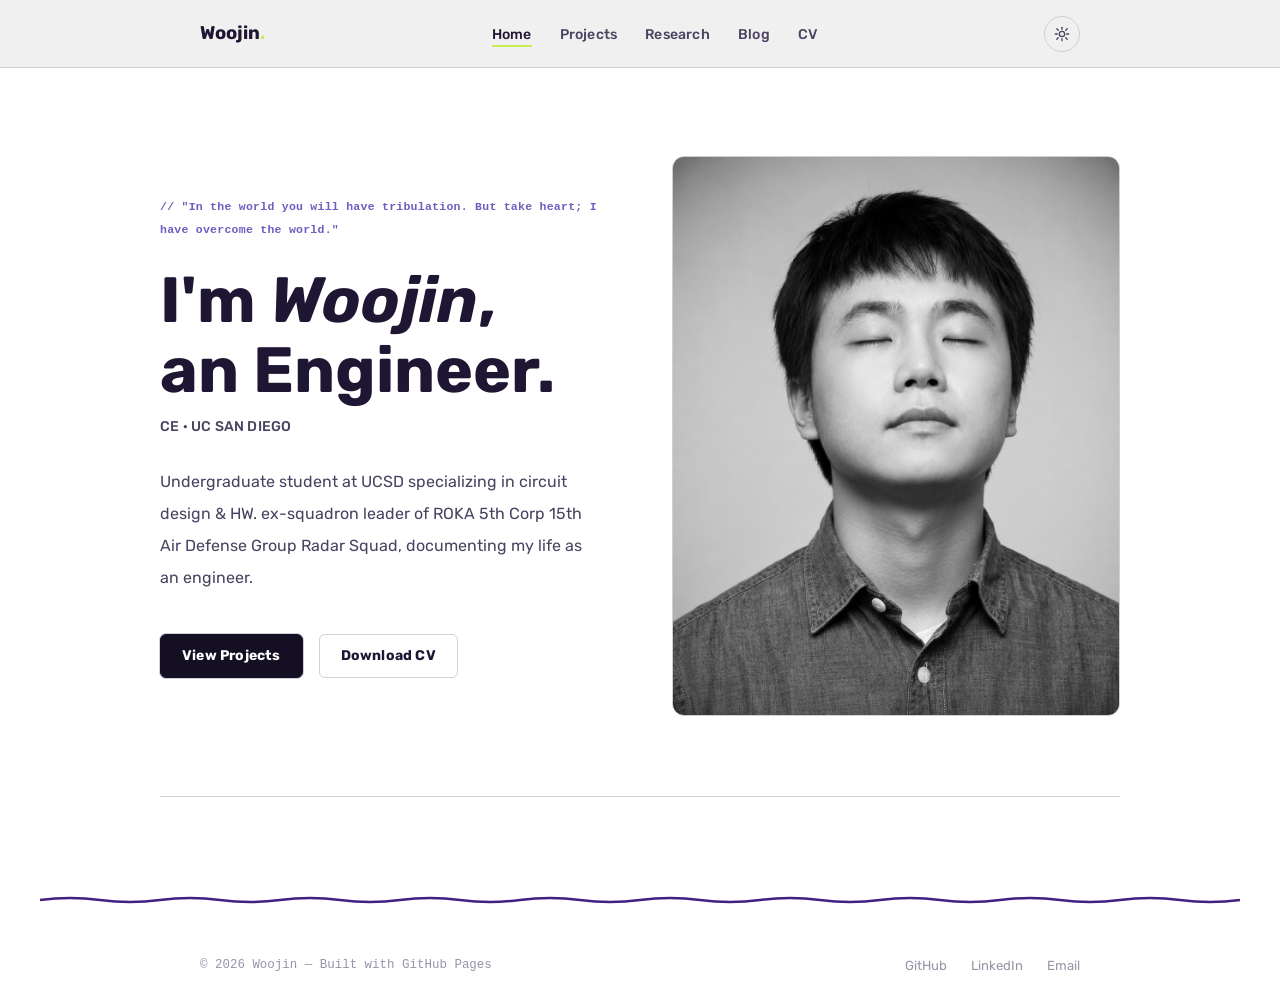
<file: index.html>
<!DOCTYPE html>
<html lang="en">
<head>
  <meta charset="UTF-8" />
  <meta name="viewport" content="width=device-width, initial-scale=1.0" />
  <title>Woojin — Portfolio</title>
  <meta name="description" content="Woojin's personal portfolio — EE student at UC San Diego, RTL/digital design engineer." />
  <link rel="stylesheet" href="/css/style.css" />
</head>
<body>

<!-- Nav injected by nav.js -->

<main class="page-content">

  <!-- ── HERO ── -->
  <section class="home-hero container">
    <div class="home-hero-text">
      <p class="greeting">// "In the world you will have tribulation. But take heart; I have overcome the world."</p>
      <h1>I'm <em>Woojin</em>,<br>an Engineer.</h1>
      <p class="subtitle">CE · UC San Diego</p>
      <p>
        Undergraduate student at UCSD specializing in circuit design &amp; HW.
        ex-squadron leader of ROKA 5th Corp 15th Air Defense Group Radar Squad,
        documenting my life as an engineer.
      </p>
      <div class="btn-group">
        <a class="btn btn-primary" href="/projects.html">View Projects</a>
        <a class="btn btn-outline" href="/cv.html">Download CV</a>
      </div>
    </div>

    <div class="home-hero-img">
      <div class="photo-frame">
        <!-- Replace src with your actual photo path -->
        <img src="profile.png" alt="Woojin" />
        <!-- <div class="photo-placeholder">
          <svg viewBox="0 0 24 24" fill="none" stroke="currentColor" stroke-width="1">
            <circle cx="12" cy="8" r="4"/><path d="M4 20c0-4 3.6-7 8-7s8 3 8 7"/>
          </svg>
          <span>your photo here</span>
        </div> -->
      </div>
    </div>
  </section>
</main>

<script src="/js/nav.js"></script>
</body>
</html>
</file>
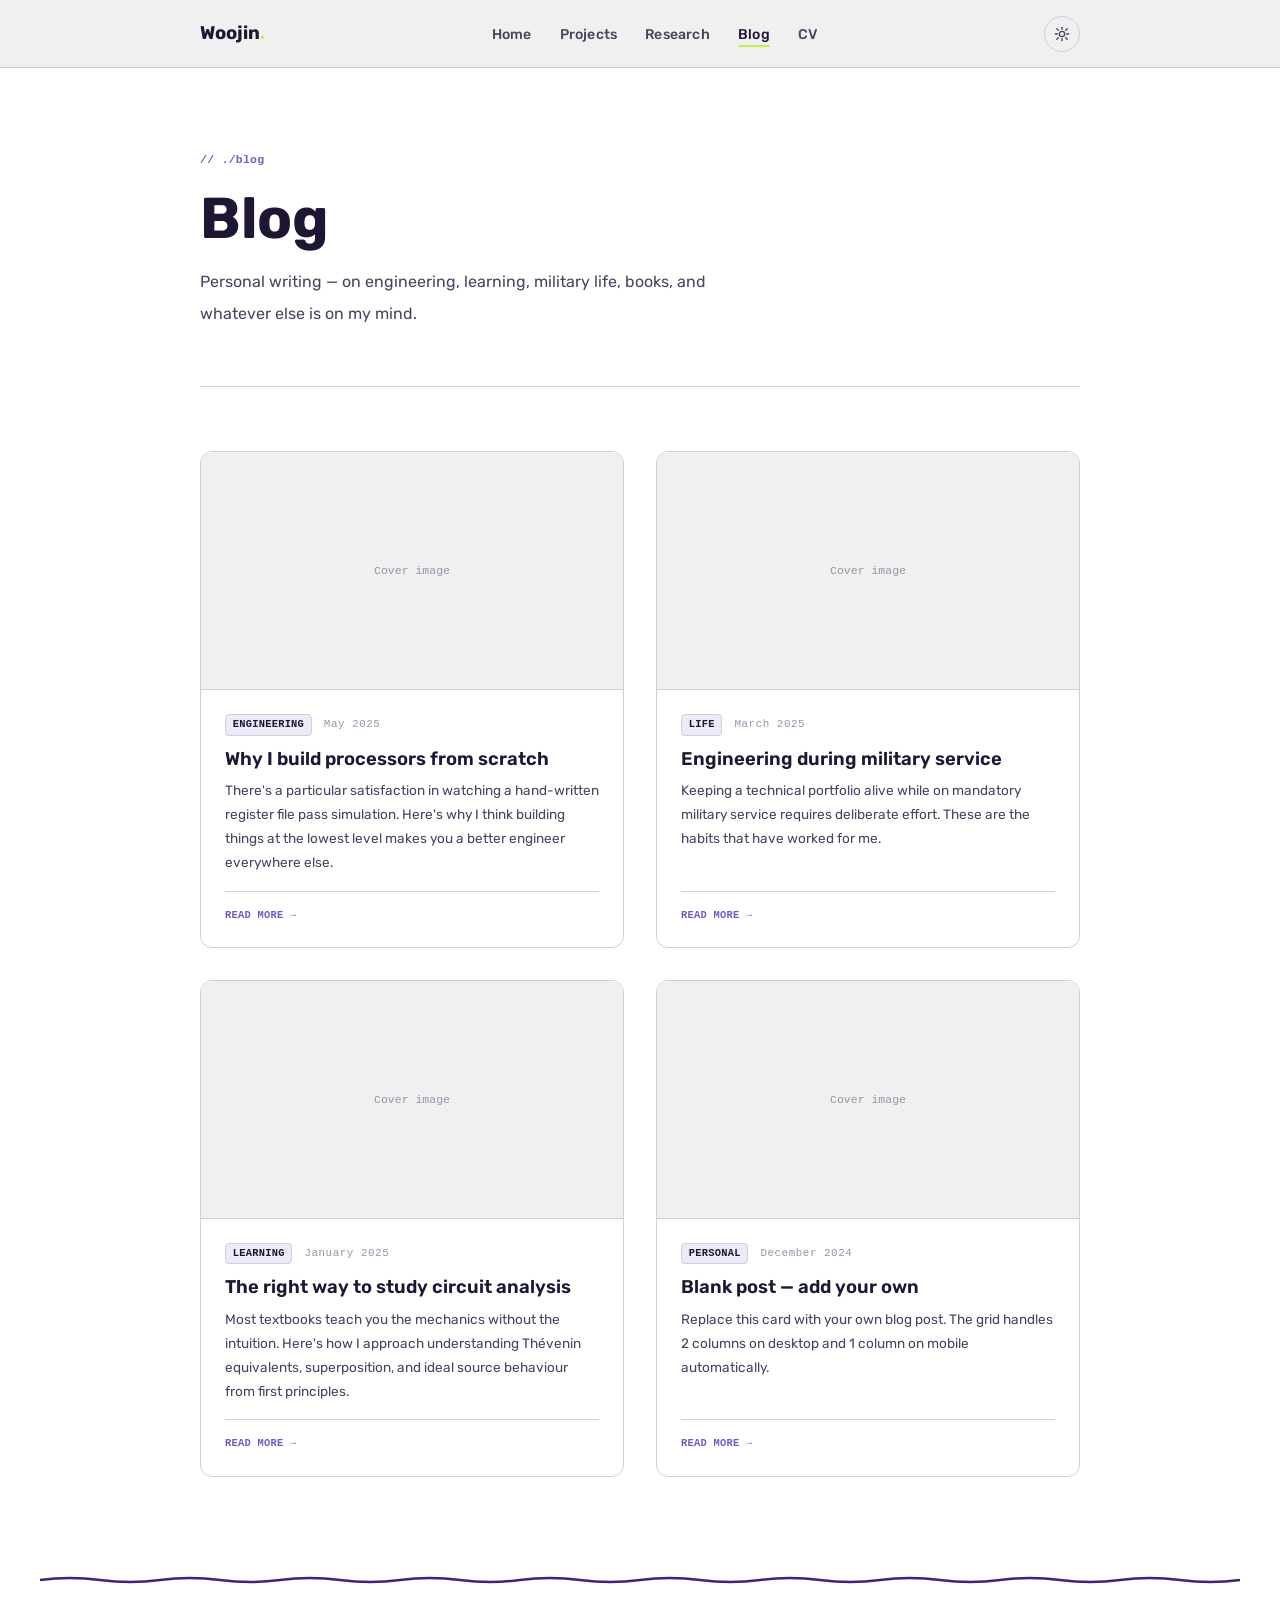
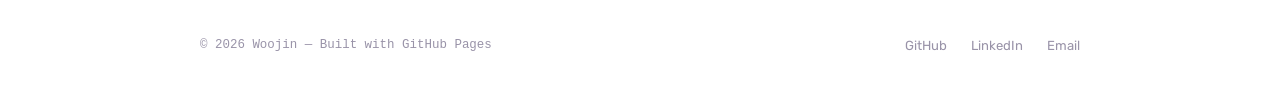
<file: blog.html>
<!DOCTYPE html>
<html lang="en">
<head>
  <meta charset="UTF-8" />
  <meta name="viewport" content="width=device-width, initial-scale=1.0" />
  <title>Blog — Woojin</title>
  <meta name="description" content="Personal blog by Woojin — thoughts on engineering, learning, and life." />
  <link rel="stylesheet" href="/css/style.css" />
</head>
<body>

<!-- Nav injected by nav.js -->

<main class="page-content">
  <div class="container">

    <!-- Page Hero -->
    <div class="page-hero">
      <p class="eyebrow">// ./blog</p>
      <h1>Blog</h1>
      <p>Personal writing — on engineering, learning, military life, books, and whatever else is on my mind.</p>
    </div>

    <!-- Blog Grid -->
    <div class="blog-grid">

      <a class="blog-card" href="/blog/post-01.html">
        <div class="blog-card-img">Cover image</div>
        <div class="blog-card-body">
          <div class="blog-meta">
            <span class="tag">Engineering</span>
            <span class="entry-date">May 2025</span>
          </div>
          <h2>Why I build processors from scratch</h2>
          <p>
            There's a particular satisfaction in watching a hand-written register file pass simulation.
            Here's why I think building things at the lowest level makes you a better engineer everywhere else.
          </p>
          <div class="blog-card-footer">Read more →</div>
        </div>
      </a>

      <a class="blog-card" href="/blog/post-02.html">
        <div class="blog-card-img">Cover image</div>
        <div class="blog-card-body">
          <div class="blog-meta">
            <span class="tag">Life</span>
            <span class="entry-date">March 2025</span>
          </div>
          <h2>Engineering during military service</h2>
          <p>
            Keeping a technical portfolio alive while on mandatory military service requires deliberate
            effort. These are the habits that have worked for me.
          </p>
          <div class="blog-card-footer">Read more →</div>
        </div>
      </a>

      <a class="blog-card" href="/blog/post-03.html">
        <div class="blog-card-img">Cover image</div>
        <div class="blog-card-body">
          <div class="blog-meta">
            <span class="tag">Learning</span>
            <span class="entry-date">January 2025</span>
          </div>
          <h2>The right way to study circuit analysis</h2>
          <p>
            Most textbooks teach you the mechanics without the intuition. Here's how I approach
            understanding Thévenin equivalents, superposition, and ideal source behaviour from first principles.
          </p>
          <div class="blog-card-footer">Read more →</div>
        </div>
      </a>

      <a class="blog-card" href="/blog/post-04.html">
        <div class="blog-card-img">Cover image</div>
        <div class="blog-card-body">
          <div class="blog-meta">
            <span class="tag">Personal</span>
            <span class="entry-date">December 2024</span>
          </div>
          <h2>Blank post — add your own</h2>
          <p>
            Replace this card with your own blog post. The grid handles 2 columns on desktop and
            1 column on mobile automatically.
          </p>
          <div class="blog-card-footer">Read more →</div>
        </div>
      </a>

    </div>
  </div>
</main>

<script src="/js/nav.js"></script>
</body>
</html>
</file>
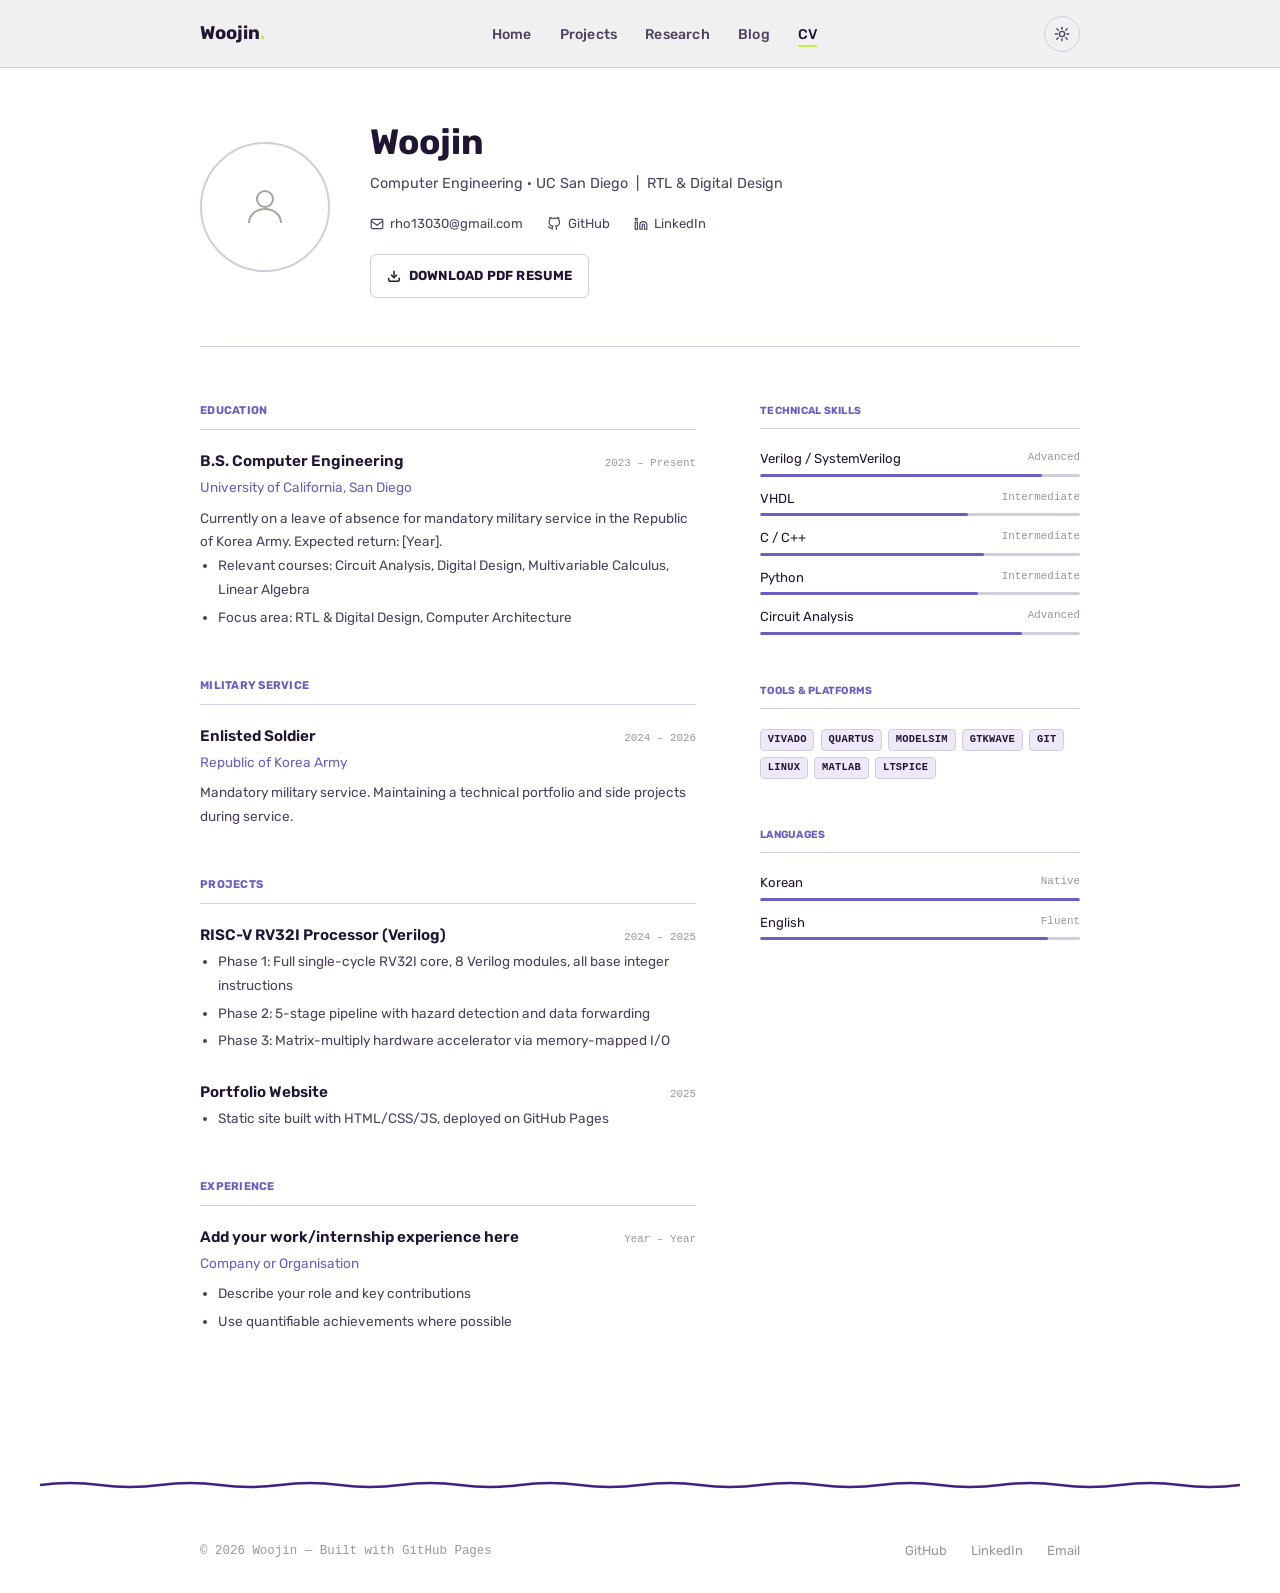
<file: cv.html>
<!DOCTYPE html>
<html lang="en">
<head>
  <meta charset="UTF-8" />
  <meta name="viewport" content="width=device-width, initial-scale=1.0" />
  <title>CV — Woojin</title>
  <meta name="description" content="Curriculum Vitae — Woojin." />
  <link rel="stylesheet" href="/css/style.css" />
</head>
<body>

<!-- Nav injected by nav.js -->

<main class="page-content">
  <div class="container">

    <!-- ── TOP: PHOTO + CONTACT ── -->
    <div class="cv-top">
      <div class="cv-photo">
        <!-- Replace with your photo -->
        <!-- <img src="/assets/photo.jpg" alt="Woojin" /> -->
        <svg width="48" height="48" viewBox="0 0 24 24" fill="none" stroke="#A8A49E" stroke-width="1">
          <circle cx="12" cy="8" r="4"/><path d="M4 20c0-4 3.6-7 8-7s8 3 8 7"/>
        </svg>
      </div>
      <div class="cv-info">
        <h1>Woojin</h1>
        <p class="cv-title">Computer Engineering · UC San Diego &nbsp;|&nbsp; RTL &amp; Digital Design</p>
        <div class="cv-contacts">
          <a href="mailto:your@email.com">
            <svg viewBox="0 0 24 24" fill="none" stroke="currentColor" stroke-width="2"><rect x="2" y="4" width="20" height="16" rx="2"/><path d="M2 7l10 7 10-7"/></svg>
            rho13030@gmail.com
          </a>
          <a href="https://github.com/YOUR_USERNAME" target="_blank" rel="noopener">
            <svg viewBox="0 0 24 24" fill="none" stroke="currentColor" stroke-width="2"><path d="M9 19c-5 1.5-5-2.5-7-3m14 6v-3.87a3.37 3.37 0 0 0-.94-2.61c3.14-.35 6.44-1.54 6.44-7A5.44 5.44 0 0 0 20 4.77 5.07 5.07 0 0 0 19.91 1S18.73.65 16 2.48a13.38 13.38 0 0 0-7 0C6.27.65 5.09 1 5.09 1A5.07 5.07 0 0 0 5 4.77a5.44 5.44 0 0 0-1.5 3.78c0 5.42 3.3 6.61 6.44 7A3.37 3.37 0 0 0 9 18.13V22"/></svg>
            GitHub
          </a>
          <a href="https://linkedin.com/in/YOUR_PROFILE" target="_blank" rel="noopener">
            <svg viewBox="0 0 24 24" fill="none" stroke="currentColor" stroke-width="2"><path d="M16 8a6 6 0 0 1 6 6v7h-4v-7a2 2 0 0 0-2-2 2 2 0 0 0-2 2v7h-4v-7a6 6 0 0 1 6-6z"/><rect x="2" y="9" width="4" height="12"/><circle cx="4" cy="4" r="2"/></svg>
            LinkedIn
          </a>
          <!-- Add more: Twitter/X, personal site, etc. -->
        </div>
        <!-- PDF Download -->
        <a class="cv-download" href="/assets/resume.pdf" target="_blank" rel="noopener">
          <svg width="14" height="14" viewBox="0 0 24 24" fill="none" stroke="currentColor" stroke-width="2.5"><path d="M21 15v4a2 2 0 0 1-2 2H5a2 2 0 0 1-2-2v-4"/><polyline points="7 10 12 15 17 10"/><line x1="12" y1="15" x2="12" y2="3"/></svg>
          Download PDF Resume
        </a>
      </div>
    </div>

    <!-- ── BODY: MAIN + SIDEBAR ── -->
    <div class="cv-body">

      <!-- Main column -->
      <div class="cv-main">

        <!-- Education -->
        <div class="cv-section">
          <h2>Education</h2>
          <div class="cv-entry">
            <div class="cv-entry-header">
              <h3>B.S. Computer Engineering</h3>
              <span class="period">2023 – Present</span>
            </div>
            <p class="institution">University of California, San Diego</p>
            <p>Currently on a leave of absence for mandatory military service in the Republic of Korea Army. Expected return: [Year].</p>
            <ul>
              <li>Relevant courses: Circuit Analysis, Digital Design, Multivariable Calculus, Linear Algebra</li>
              <li>Focus area: RTL &amp; Digital Design, Computer Architecture</li>
            </ul>
          </div>
        </div>

        <!-- Military Service -->
        <div class="cv-section">
          <h2>Military Service</h2>
          <div class="cv-entry">
            <div class="cv-entry-header">
              <h3>Enlisted Soldier</h3>
              <span class="period">2024 – 2026</span>
            </div>
            <p class="institution">Republic of Korea Army</p>
            <p>Mandatory military service. Maintaining a technical portfolio and side projects during service.</p>
          </div>
        </div>

        <!-- Projects -->
        <div class="cv-section">
          <h2>Projects</h2>
          <div class="cv-entry">
            <div class="cv-entry-header">
              <h3>RISC-V RV32I Processor (Verilog)</h3>
              <span class="period">2024 – 2025</span>
            </div>
            <ul>
              <li>Phase 1: Full single-cycle RV32I core, 8 Verilog modules, all base integer instructions</li>
              <li>Phase 2: 5-stage pipeline with hazard detection and data forwarding</li>
              <li>Phase 3: Matrix-multiply hardware accelerator via memory-mapped I/O</li>
            </ul>
          </div>
          <div class="cv-entry">
            <div class="cv-entry-header">
              <h3>Portfolio Website</h3>
              <span class="period">2025</span>
            </div>
            <ul>
              <li>Static site built with HTML/CSS/JS, deployed on GitHub Pages</li>
            </ul>
          </div>
        </div>

        <!-- Experience -->
        <div class="cv-section">
          <h2>Experience</h2>
          <div class="cv-entry">
            <div class="cv-entry-header">
              <h3>Add your work/internship experience here</h3>
              <span class="period">Year – Year</span>
            </div>
            <p class="institution">Company or Organisation</p>
            <ul>
              <li>Describe your role and key contributions</li>
              <li>Use quantifiable achievements where possible</li>
            </ul>
          </div>
        </div>

      </div>

      <!-- Sidebar -->
      <div class="cv-sidebar">

        <!-- Technical Skills -->
        <div class="cv-section">
          <h2>Technical Skills</h2>
          <div class="skill-list">
            <div class="skill-item">
              <div class="skill-name"><span>Verilog / SystemVerilog</span><span style="font-family:var(--font-mono);font-size:0.68rem;color:var(--ink-faint);">Advanced</span></div>
              <div class="skill-bar"><div class="skill-bar-fill" style="width:88%"></div></div>
            </div>
            <div class="skill-item">
              <div class="skill-name"><span>VHDL</span><span style="font-family:var(--font-mono);font-size:0.68rem;color:var(--ink-faint);">Intermediate</span></div>
              <div class="skill-bar"><div class="skill-bar-fill" style="width:65%"></div></div>
            </div>
            <div class="skill-item">
              <div class="skill-name"><span>C / C++</span><span style="font-family:var(--font-mono);font-size:0.68rem;color:var(--ink-faint);">Intermediate</span></div>
              <div class="skill-bar"><div class="skill-bar-fill" style="width:70%"></div></div>
            </div>
            <div class="skill-item">
              <div class="skill-name"><span>Python</span><span style="font-family:var(--font-mono);font-size:0.68rem;color:var(--ink-faint);">Intermediate</span></div>
              <div class="skill-bar"><div class="skill-bar-fill" style="width:68%"></div></div>
            </div>
            <div class="skill-item">
              <div class="skill-name"><span>Circuit Analysis</span><span style="font-family:var(--font-mono);font-size:0.68rem;color:var(--ink-faint);">Advanced</span></div>
              <div class="skill-bar"><div class="skill-bar-fill" style="width:82%"></div></div>
            </div>
          </div>
        </div>

        <!-- Tools -->
        <div class="cv-section">
          <h2>Tools &amp; Platforms</h2>
          <div class="cv-tag-list">
            <span class="tag">Vivado</span>
            <span class="tag">Quartus</span>
            <span class="tag">ModelSim</span>
            <span class="tag">GTKWave</span>
            <span class="tag">Git</span>
            <span class="tag">Linux</span>
            <span class="tag">MATLAB</span>
            <span class="tag">LTspice</span>
          </div>
        </div>

        <!-- Languages -->
        <div class="cv-section">
          <h2>Languages</h2>
          <div class="skill-list">
            <div class="skill-item">
              <div class="skill-name"><span>Korean</span><span style="font-family:var(--font-mono);font-size:0.68rem;color:var(--ink-faint);">Native</span></div>
              <div class="skill-bar"><div class="skill-bar-fill" style="width:100%"></div></div>
            </div>
            <div class="skill-item">
              <div class="skill-name"><span>English</span><span style="font-family:var(--font-mono);font-size:0.68rem;color:var(--ink-faint);">Fluent</span></div>
              <div class="skill-bar"><div class="skill-bar-fill" style="width:90%"></div></div>
            </div>
          </div>
        </div>

      </div>
    </div><!-- /.cv-body -->
  </div>
</main>

<script src="/js/nav.js"></script>
</body>
</html>
</file>
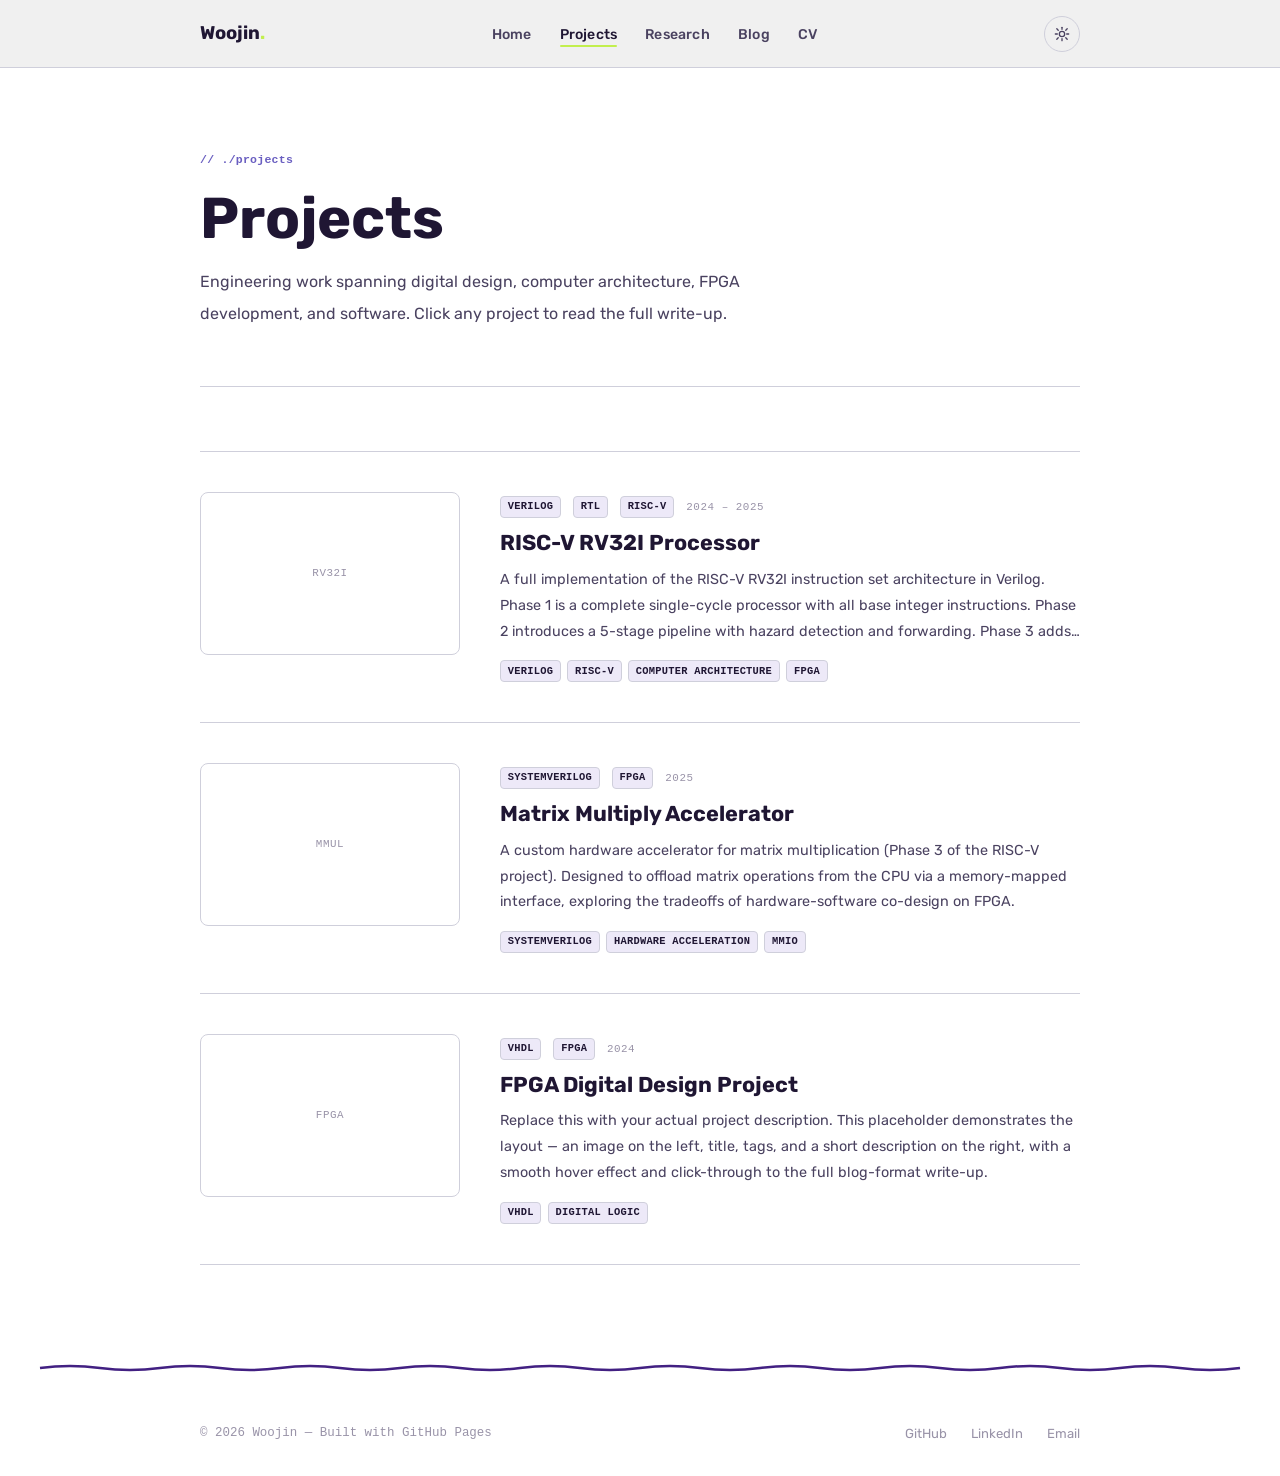
<file: projects.html>
<!DOCTYPE html>
<html lang="en">
<head>
  <meta charset="UTF-8" />
  <meta name="viewport" content="width=device-width, initial-scale=1.0" />
  <title>Projects — Woojin</title>
  <meta name="description" content="Engineering and hardware projects by Woojin." />
  <link rel="stylesheet" href="/css/style.css" />
</head>
<body>

<!-- Nav injected by nav.js -->

<main class="page-content">
  <div class="container">

    <!-- Page Hero -->
    <div class="page-hero">
      <p class="eyebrow">// ./projects</p>
      <h1>Projects</h1>
      <p>Engineering work spanning digital design, computer architecture, FPGA development, and software. Click any project to read the full write-up.</p>
    </div>

    <!-- Project List -->
    <div class="entry-list">

      <!-- Project 1 -->
      <a class="entry-item" href="/projects/riscv-processor.html">
        <div class="entry-img">RV32I</div>
        <div class="entry-body">
          <div class="entry-meta">
            <span class="tag">Verilog</span>
            <span class="tag">RTL</span>
            <span class="tag">RISC-V</span>
            <span class="entry-date">2024 – 2025</span>
          </div>
          <h2>RISC-V RV32I Processor</h2>
          <p>
            A full implementation of the RISC-V RV32I instruction set architecture in Verilog.
            Phase 1 is a complete single-cycle processor with all base integer instructions.
            Phase 2 introduces a 5-stage pipeline with hazard detection and forwarding.
            Phase 3 adds a custom matrix-multiply hardware accelerator coupled via memory-mapped I/O.
          </p>
          <div class="entry-tags">
            <span class="tag">Verilog</span>
            <span class="tag">RISC-V</span>
            <span class="tag">Computer Architecture</span>
            <span class="tag">FPGA</span>
          </div>
        </div>
        <span class="entry-arrow">→</span>
      </a>

      <!-- Project 2 -->
      <a class="entry-item" href="/projects/matrix-accelerator.html">
        <div class="entry-img">MMUL</div>
        <div class="entry-body">
          <div class="entry-meta">
            <span class="tag">SystemVerilog</span>
            <span class="tag">FPGA</span>
            <span class="entry-date">2025</span>
          </div>
          <h2>Matrix Multiply Accelerator</h2>
          <p>
            A custom hardware accelerator for matrix multiplication (Phase 3 of the RISC-V project).
            Designed to offload matrix operations from the CPU via a memory-mapped interface,
            exploring the tradeoffs of hardware-software co-design on FPGA.
          </p>
          <div class="entry-tags">
            <span class="tag">SystemVerilog</span>
            <span class="tag">Hardware Acceleration</span>
            <span class="tag">MMIO</span>
          </div>
        </div>
        <span class="entry-arrow">→</span>
      </a>

      <!-- Project 3 — placeholder -->
      <a class="entry-item" href="/projects/fpga-project.html">
        <div class="entry-img">FPGA</div>
        <div class="entry-body">
          <div class="entry-meta">
            <span class="tag">VHDL</span>
            <span class="tag">FPGA</span>
            <span class="entry-date">2024</span>
          </div>
          <h2>FPGA Digital Design Project</h2>
          <p>
            Replace this with your actual project description. This placeholder demonstrates the layout —
            an image on the left, title, tags, and a short description on the right, with a smooth hover
            effect and click-through to the full blog-format write-up.
          </p>
          <div class="entry-tags">
            <span class="tag">VHDL</span>
            <span class="tag">Digital Logic</span>
          </div>
        </div>
        <span class="entry-arrow">→</span>
      </a>

    </div>
  </div>
</main>

<script src="/js/nav.js"></script>
</body>
</html>
</file>
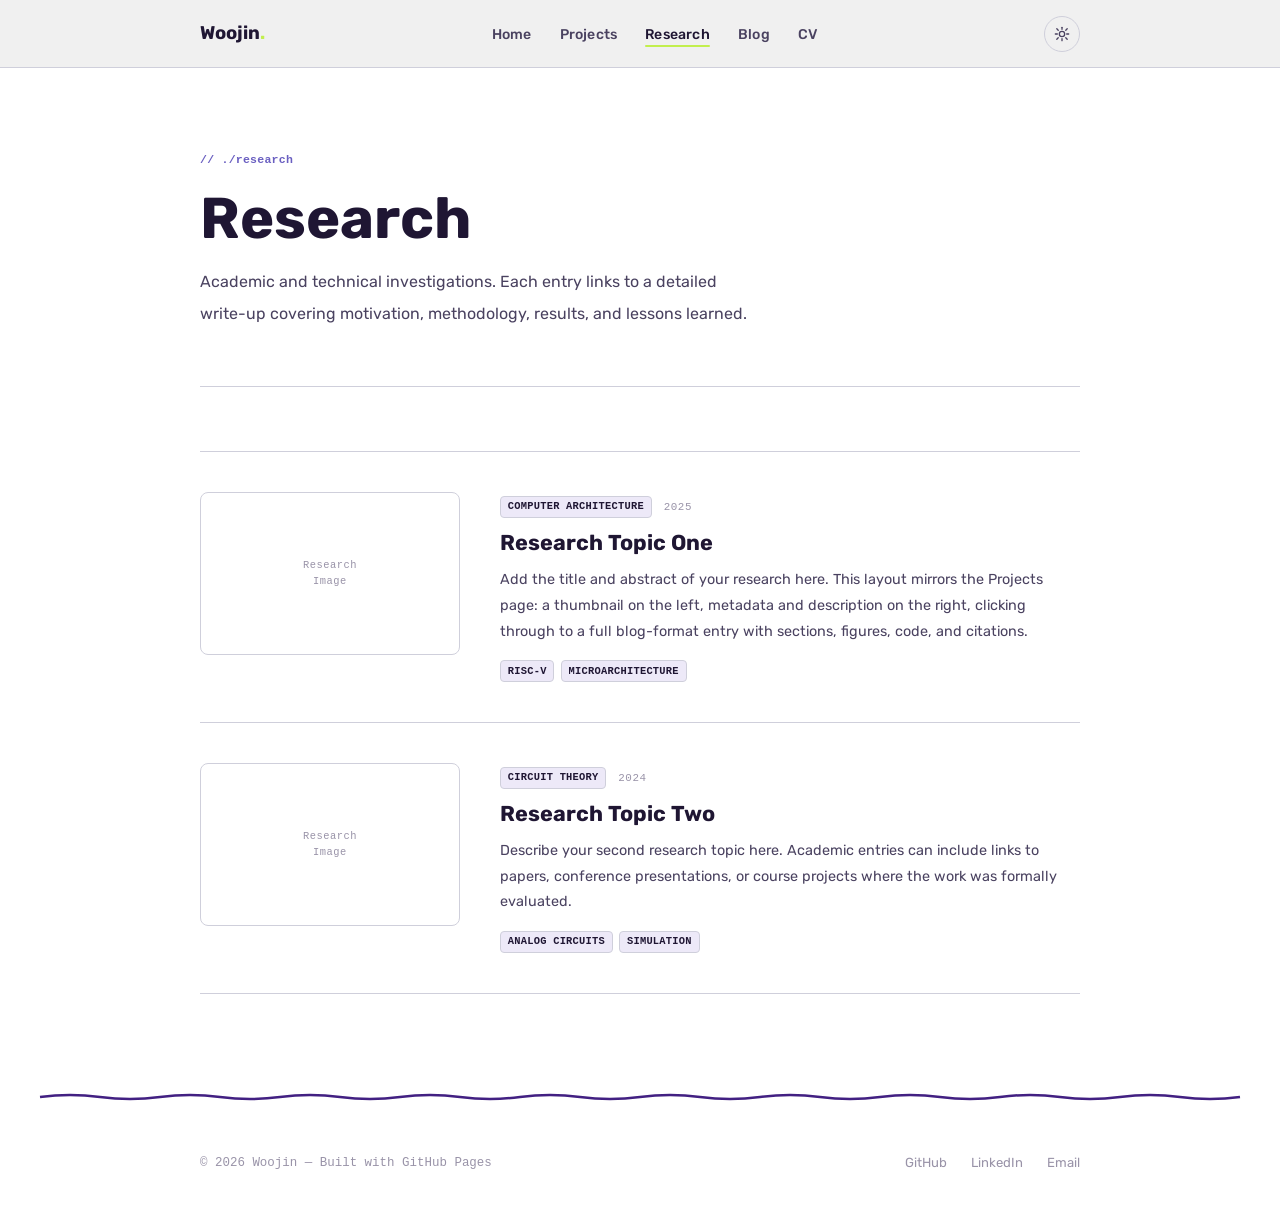
<file: research.html>
<!DOCTYPE html>
<html lang="en">
<head>
  <meta charset="UTF-8" />
  <meta name="viewport" content="width=device-width, initial-scale=1.0" />
  <title>Research — Woojin</title>
  <meta name="description" content="Academic research by Woojin." />
  <link rel="stylesheet" href="/css/style.css" />
</head>
<body>

<!-- Nav injected by nav.js -->

<main class="page-content">
  <div class="container">

    <!-- Page Hero -->
    <div class="page-hero">
      <p class="eyebrow">// ./research</p>
      <h1>Research</h1>
      <p>Academic and technical investigations. Each entry links to a detailed write-up covering motivation, methodology, results, and lessons learned.</p>
    </div>

    <!-- Research List -->
    <div class="entry-list">

      <!-- Research 1 — placeholder -->
      <a class="entry-item" href="/research/research-01.html">
        <div class="entry-img" style="font-size:0.65rem; letter-spacing:0.05em; text-align:center; padding:0.5rem;">Research<br>Image</div>
        <div class="entry-body">
          <div class="entry-meta">
            <span class="tag">Computer Architecture</span>
            <span class="entry-date">2025</span>
          </div>
          <h2>Research Topic One</h2>
          <p>
            Add the title and abstract of your research here. This layout mirrors the Projects page:
            a thumbnail on the left, metadata and description on the right, clicking through to a
            full blog-format entry with sections, figures, code, and citations.
          </p>
          <div class="entry-tags">
            <span class="tag">RISC-V</span>
            <span class="tag">Microarchitecture</span>
          </div>
        </div>
        <span class="entry-arrow">→</span>
      </a>

      <!-- Research 2 — placeholder -->
      <a class="entry-item" href="/research/research-02.html">
        <div class="entry-img" style="font-size:0.65rem; letter-spacing:0.05em; text-align:center; padding:0.5rem;">Research<br>Image</div>
        <div class="entry-body">
          <div class="entry-meta">
            <span class="tag">Circuit Theory</span>
            <span class="entry-date">2024</span>
          </div>
          <h2>Research Topic Two</h2>
          <p>
            Describe your second research topic here. Academic entries can include links to papers,
            conference presentations, or course projects where the work was formally evaluated.
          </p>
          <div class="entry-tags">
            <span class="tag">Analog Circuits</span>
            <span class="tag">Simulation</span>
          </div>
        </div>
        <span class="entry-arrow">→</span>
      </a>

    </div>
  </div>
</main>

<script src="/js/nav.js"></script>
</body>
</html>
</file>
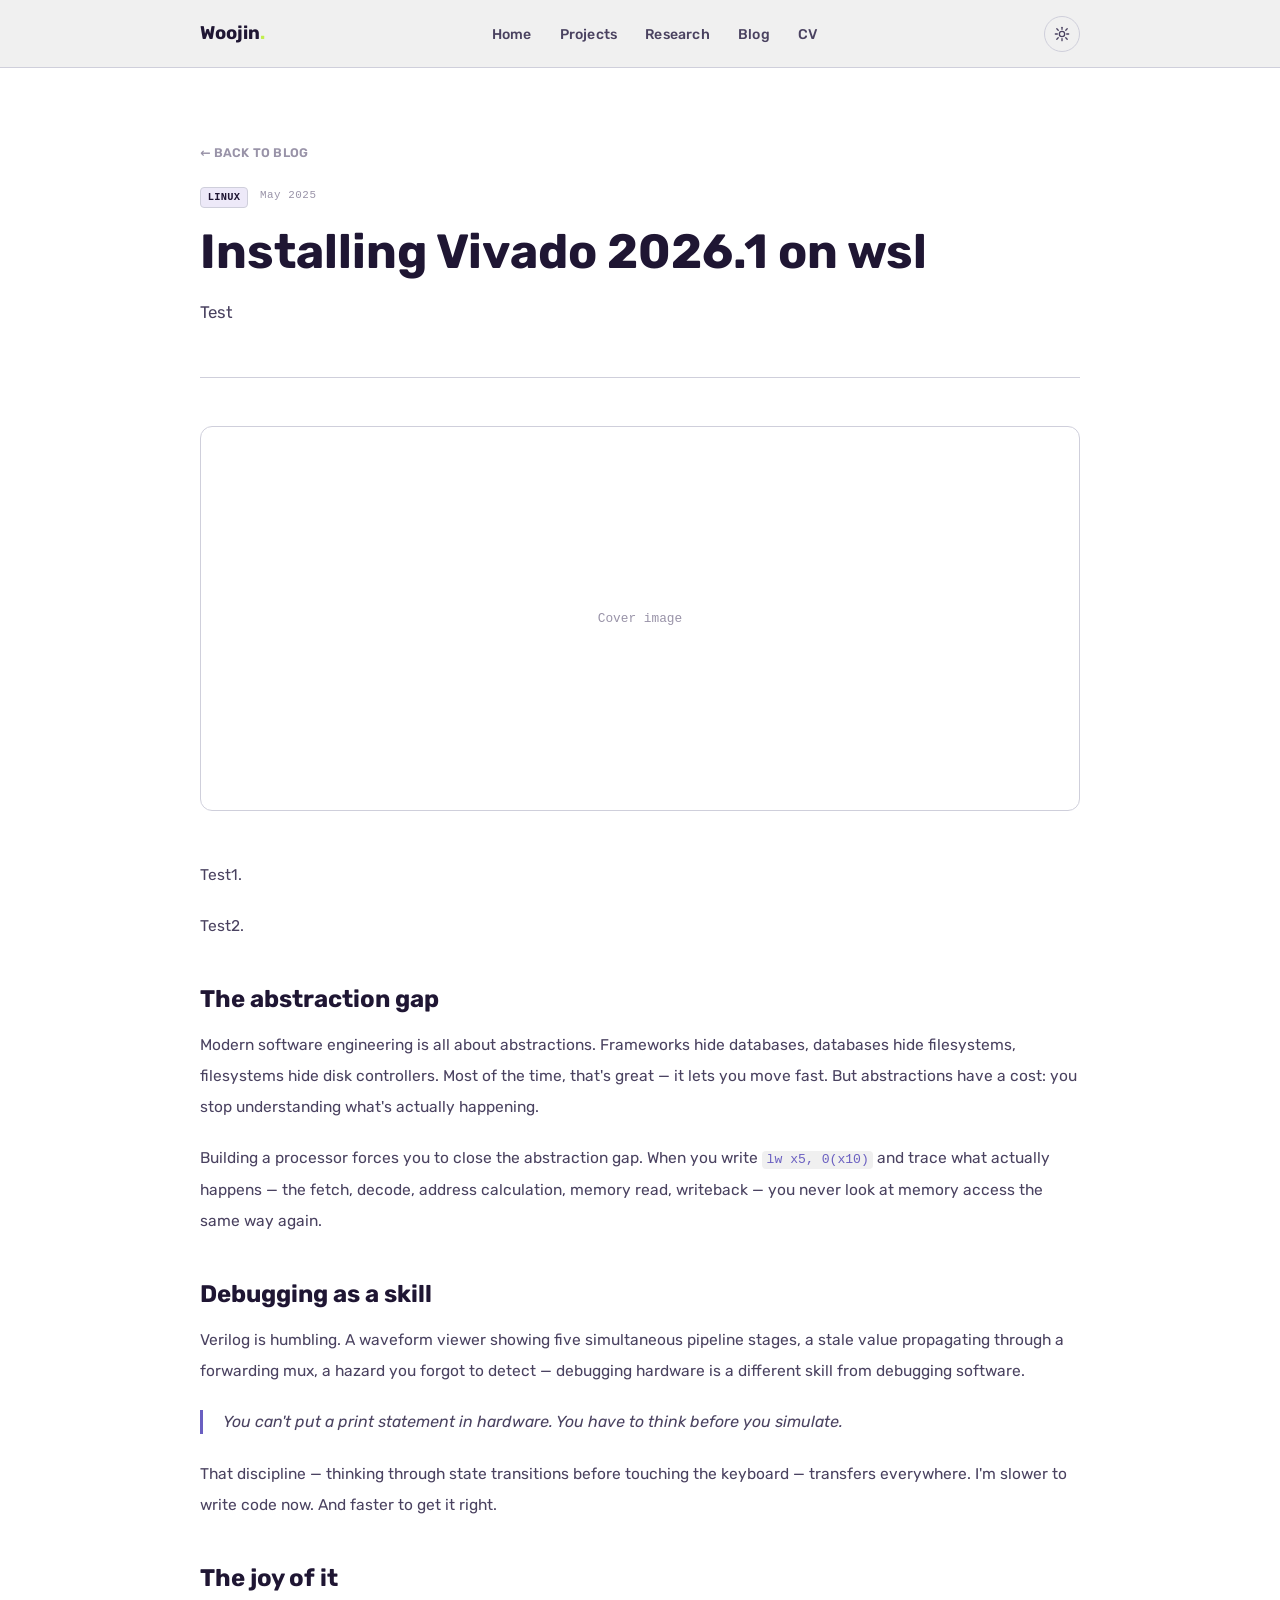
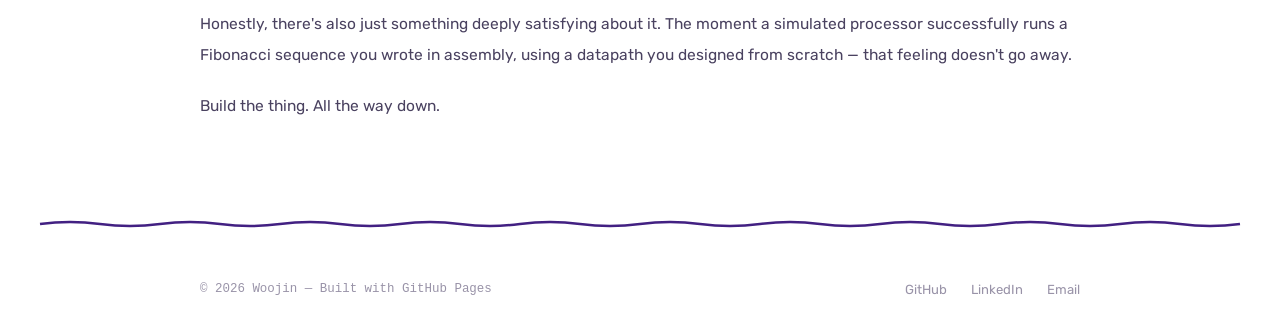
<file: blog/post-01.html>
<!DOCTYPE html>
<html lang="en">
<head>
  <meta charset="UTF-8" />
  <meta name="viewport" content="width=device-width, initial-scale=1.0" />
  <title>Installing Vivado 2026.1 on wsl</title>
  <link rel="stylesheet" href="/css/style.css" />
</head>
<body>

<!-- Nav injected by nav.js -->

<main class="page-content">
  <div class="container">

    <!-- ── POST HEADER ── -->
    <div class="post-header">
      <a class="back" href="/blog.html">← Back to Blog</a>
      <div class="post-meta">
        <span class="tag">Linux</span>
        <span class="entry-date">May 2025</span>
      </div>
      <h1>Installing Vivado 2026.1 on wsl</h1>
      <p class="lead">
        Test
      </p>
    </div>

    <!-- ── COVER ── -->
    <div class="post-cover">
      <!-- <img src="/assets/blog/post-01-cover.jpg" alt="" /> -->
      Cover image
    </div>

    <!-- ── CONTENT ── -->
    <article class="post-content post-content--wide">

      <p>
        Test1.
      </p>
      <p>
        Test2.
      </p>

      <h2>The abstraction gap</h2>
      <p>
        Modern software engineering is all about abstractions. Frameworks hide databases,
        databases hide filesystems, filesystems hide disk controllers. Most of the time,
        that's great — it lets you move fast. But abstractions have a cost: you stop
        understanding what's actually happening.
      </p>
      <p>
        Building a processor forces you to close the abstraction gap. When you write
        <code>lw x5, 0(x10)</code> and trace what actually happens — the fetch, decode,
        address calculation, memory read, writeback — you never look at memory access
        the same way again.
      </p>

      <h2>Debugging as a skill</h2>
      <p>
        Verilog is humbling. A waveform viewer showing five simultaneous pipeline stages,
        a stale value propagating through a forwarding mux, a hazard you forgot to detect —
        debugging hardware is a different skill from debugging software.
      </p>
      <blockquote>
        You can't put a print statement in hardware. You have to think before you simulate.
      </blockquote>
      <p>
        That discipline — thinking through state transitions before touching the keyboard —
        transfers everywhere. I'm slower to write code now. And faster to get it right.
      </p>

      <h2>The joy of it</h2>
      <p>
        Honestly, there's also just something deeply satisfying about it. The moment a
        simulated processor successfully runs a Fibonacci sequence you wrote in assembly,
        using a datapath you designed from scratch — that feeling doesn't go away.
      </p>
      <p>
        Build the thing. All the way down.
      </p>

    </article>

</main>

<script src="/js/nav.js"></script>
</body>
</html>
</file>
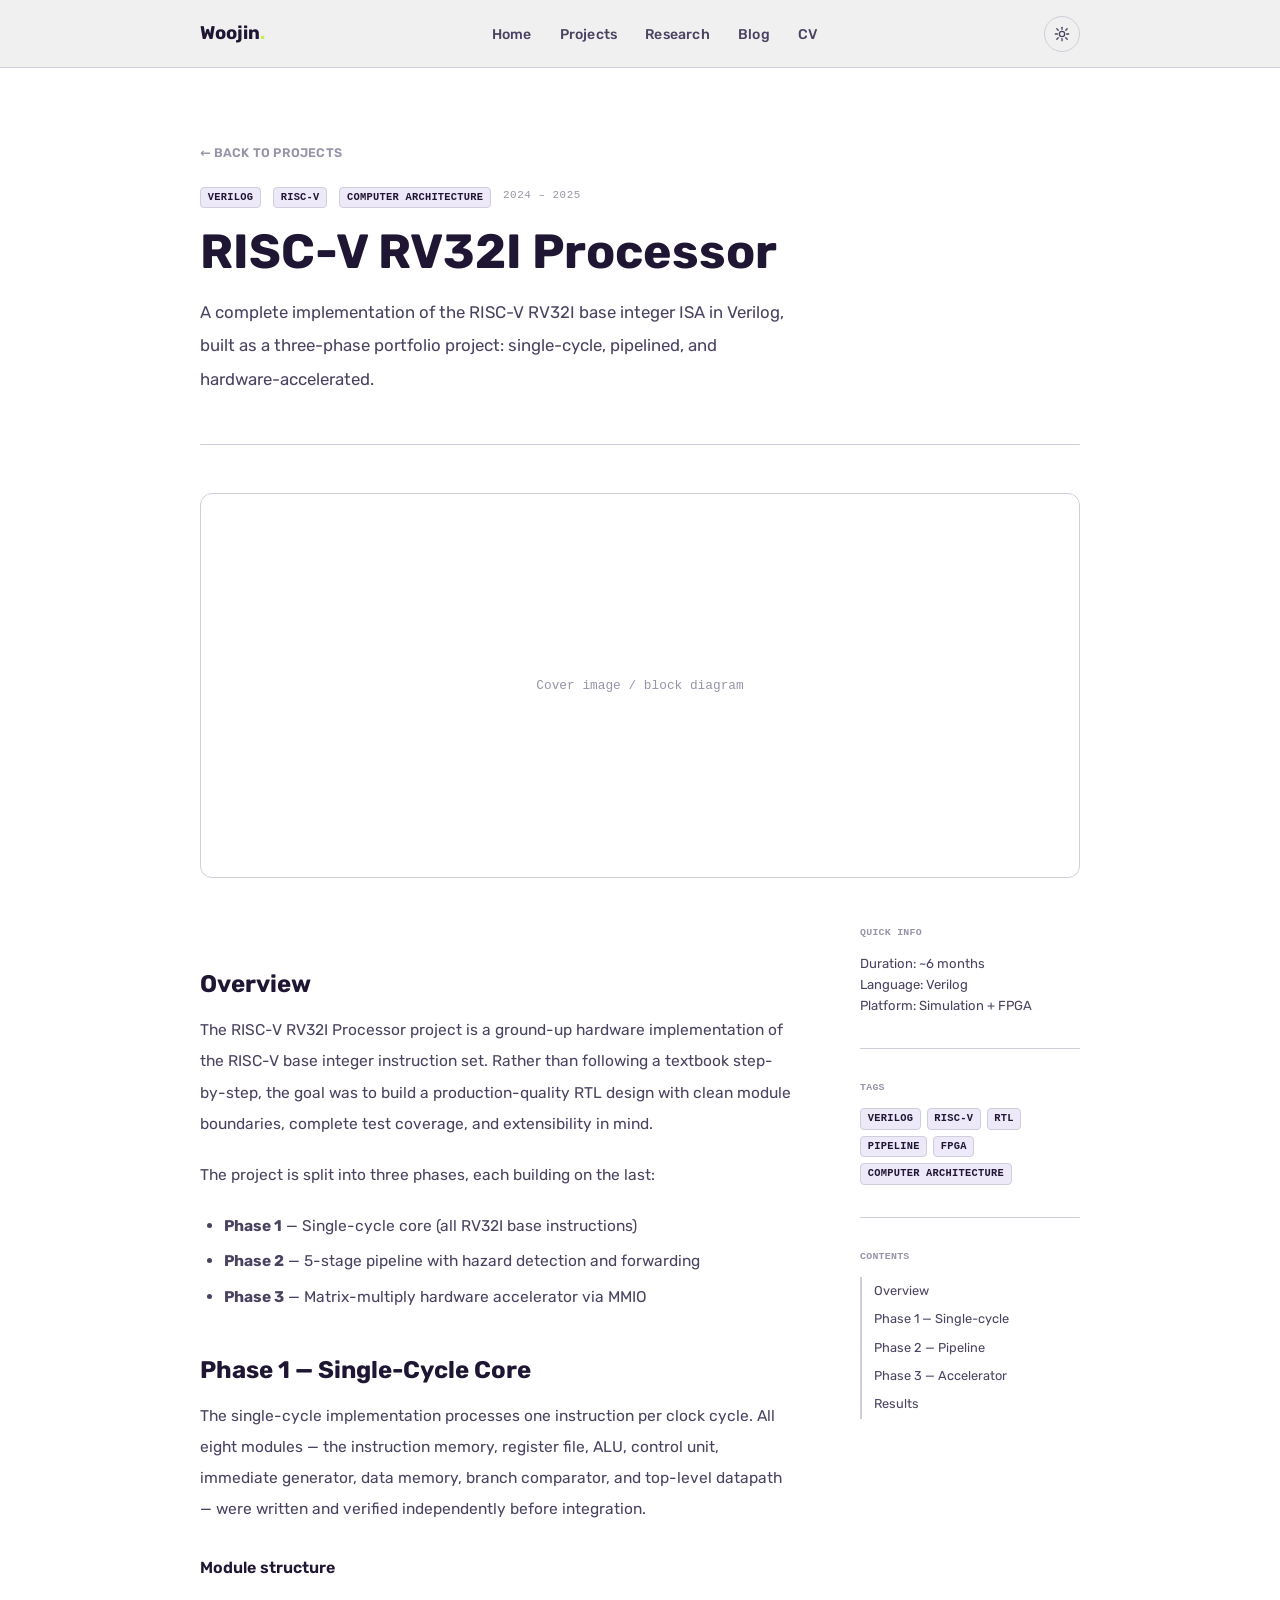
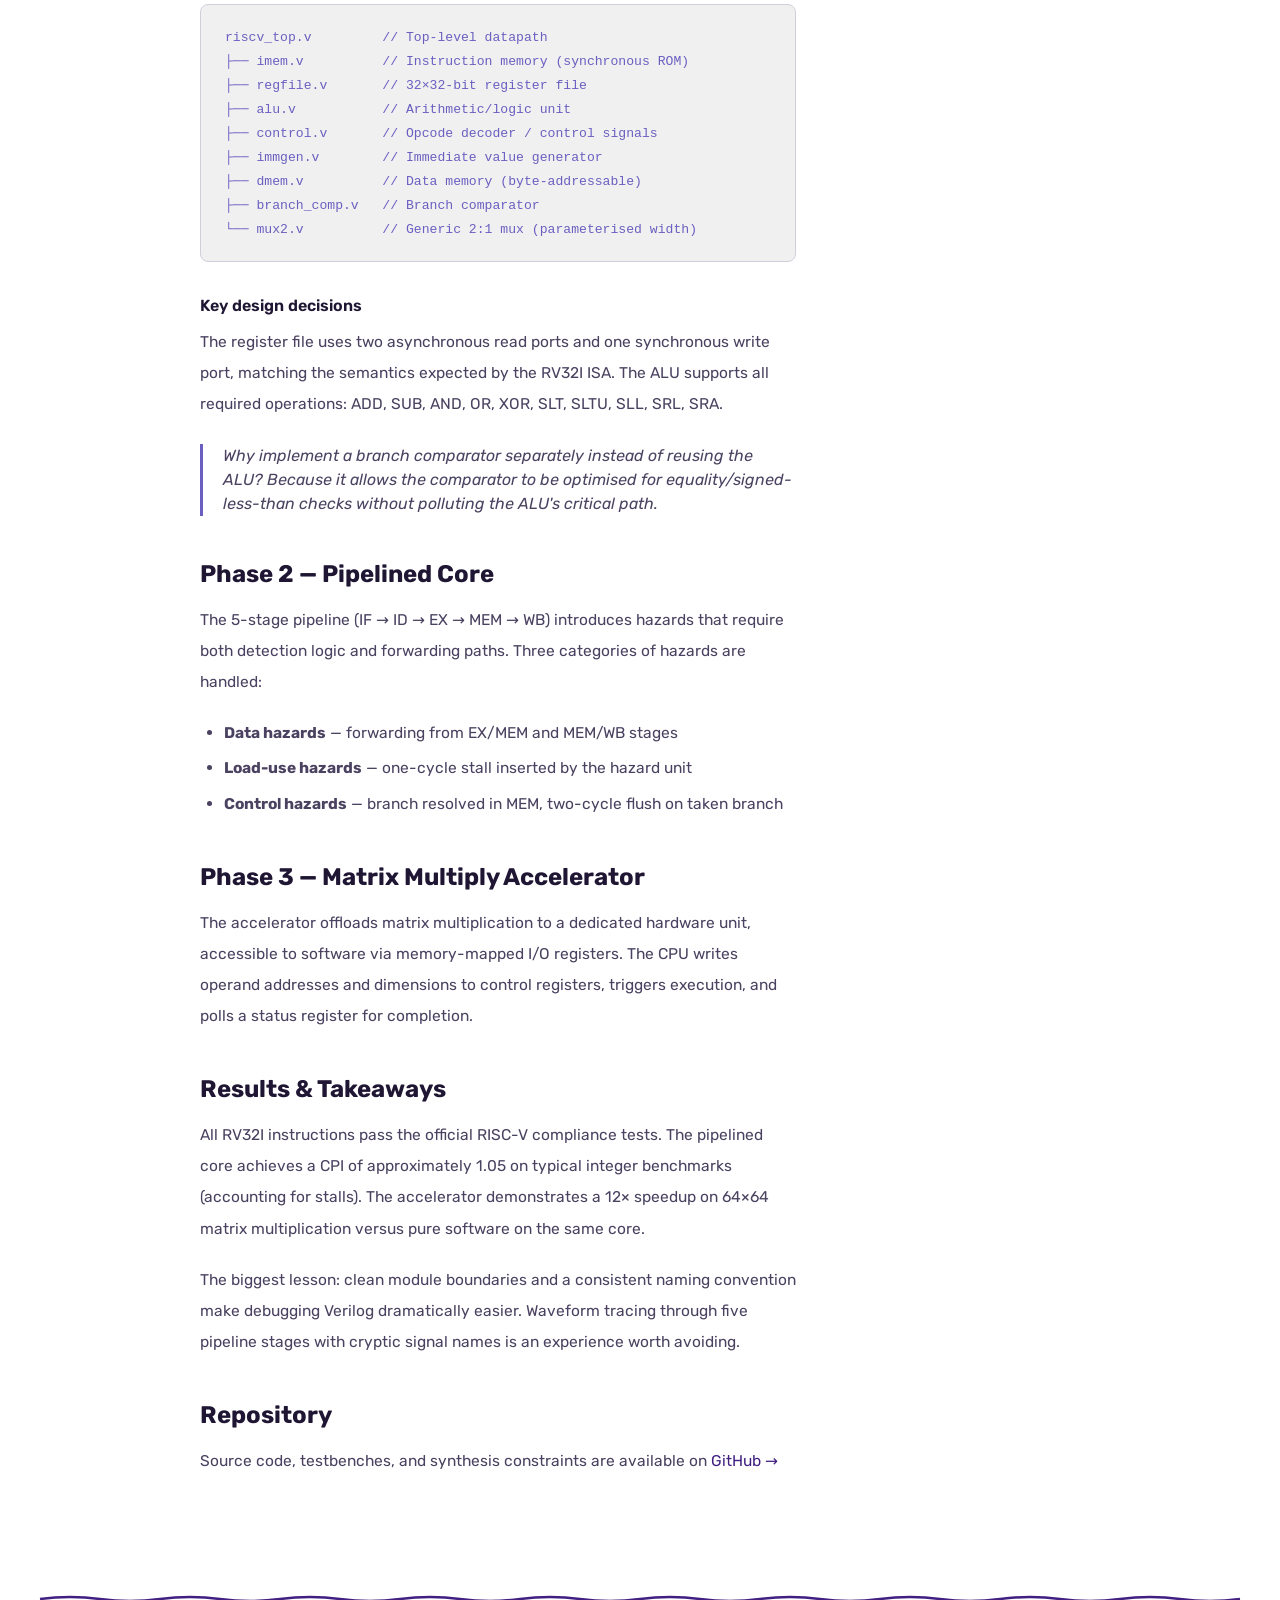
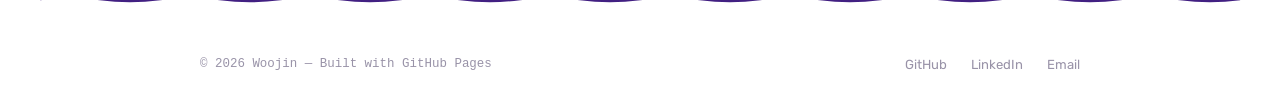
<file: projects/riscv-processor.html>
<!DOCTYPE html>
<html lang="en">
<head>
  <meta charset="UTF-8" />
  <meta name="viewport" content="width=device-width, initial-scale=1.0" />
  <title>RISC-V RV32I Processor — Woojin</title>
  <link rel="stylesheet" href="/css/style.css" />
</head>
<body>

<!-- Nav injected by nav.js -->

<main class="page-content">
  <div class="container">

    <!-- ── POST HEADER ── -->
    <div class="post-header">
      <a class="back" href="/projects.html">← Back to Projects</a>
      <div class="post-meta">
        <span class="tag">Verilog</span>
        <span class="tag">RISC-V</span>
        <span class="tag">Computer Architecture</span>
        <span class="entry-date">2024 – 2025</span>
      </div>
      <h1>RISC-V RV32I Processor</h1>
      <p class="lead">
        A complete implementation of the RISC-V RV32I base integer ISA in Verilog,
        built as a three-phase portfolio project: single-cycle, pipelined, and hardware-accelerated.
      </p>
    </div>

    <!-- ── COVER IMAGE ── -->
    <div class="post-cover">
      <!-- <img src="/assets/projects/riscv-cover.png" alt="RISC-V processor block diagram" /> -->
      Cover image / block diagram
    </div>

    <!-- ── CONTENT + SIDEBAR ── -->
    <div class="post-layout">

      <article class="post-content">

        <h2>Overview</h2>
        <p>
          The RISC-V RV32I Processor project is a ground-up hardware implementation
          of the RISC-V base integer instruction set. Rather than following a textbook
          step-by-step, the goal was to build a production-quality RTL design with
          clean module boundaries, complete test coverage, and extensibility in mind.
        </p>
        <p>
          The project is split into three phases, each building on the last:
        </p>
        <ul>
          <li><strong>Phase 1</strong> — Single-cycle core (all RV32I base instructions)</li>
          <li><strong>Phase 2</strong> — 5-stage pipeline with hazard detection and forwarding</li>
          <li><strong>Phase 3</strong> — Matrix-multiply hardware accelerator via MMIO</li>
        </ul>

        <h2>Phase 1 — Single-Cycle Core</h2>
        <p>
          The single-cycle implementation processes one instruction per clock cycle.
          All eight modules — the instruction memory, register file, ALU, control unit,
          immediate generator, data memory, branch comparator, and top-level datapath —
          were written and verified independently before integration.
        </p>

        <h3>Module structure</h3>
        <pre><code>riscv_top.v         // Top-level datapath
├── imem.v          // Instruction memory (synchronous ROM)
├── regfile.v       // 32×32-bit register file
├── alu.v           // Arithmetic/logic unit
├── control.v       // Opcode decoder / control signals
├── immgen.v        // Immediate value generator
├── dmem.v          // Data memory (byte-addressable)
├── branch_comp.v   // Branch comparator
└── mux2.v          // Generic 2:1 mux (parameterised width)</code></pre>

        <h3>Key design decisions</h3>
        <p>
          The register file uses two asynchronous read ports and one synchronous write port,
          matching the semantics expected by the RV32I ISA.
          The ALU supports all required operations: ADD, SUB, AND, OR, XOR, SLT, SLTU, SLL, SRL, SRA.
        </p>
        <blockquote>
          Why implement a branch comparator separately instead of reusing the ALU?
          Because it allows the comparator to be optimised for equality/signed-less-than checks
          without polluting the ALU's critical path.
        </blockquote>

        <h2>Phase 2 — Pipelined Core</h2>
        <p>
          The 5-stage pipeline (IF → ID → EX → MEM → WB) introduces hazards that require
          both detection logic and forwarding paths. Three categories of hazards are handled:
        </p>
        <ul>
          <li><strong>Data hazards</strong> — forwarding from EX/MEM and MEM/WB stages</li>
          <li><strong>Load-use hazards</strong> — one-cycle stall inserted by the hazard unit</li>
          <li><strong>Control hazards</strong> — branch resolved in MEM, two-cycle flush on taken branch</li>
        </ul>

        <h2>Phase 3 — Matrix Multiply Accelerator</h2>
        <p>
          The accelerator offloads matrix multiplication to a dedicated hardware unit,
          accessible to software via memory-mapped I/O registers. The CPU writes operand
          addresses and dimensions to control registers, triggers execution, and polls a
          status register for completion.
        </p>

        <h2>Results &amp; Takeaways</h2>
        <p>
          All RV32I instructions pass the official RISC-V compliance tests. The pipelined core
          achieves a CPI of approximately 1.05 on typical integer benchmarks (accounting for
          stalls). The accelerator demonstrates a 12× speedup on 64×64 matrix multiplication
          versus pure software on the same core.
        </p>
        <p>
          The biggest lesson: clean module boundaries and a consistent naming convention
          make debugging Verilog dramatically easier. Waveform tracing through five pipeline
          stages with cryptic signal names is an experience worth avoiding.
        </p>

        <h2>Repository</h2>
        <p>
          Source code, testbenches, and synthesis constraints are available on
          <a href="https://github.com/YOUR_USERNAME/riscv-rv32i" target="_blank" rel="noopener" style="color:var(--accent);">GitHub →</a>
        </p>

      </article>

      <!-- ── SIDEBAR ── -->
      <aside class="post-sidebar">
        <div class="sidebar-section">
          <h4>Quick info</h4>
          <p>Duration: ~6 months<br>Language: Verilog<br>Platform: Simulation + FPGA</p>
        </div>
        <div class="sidebar-section">
          <h4>Tags</h4>
          <div style="display:flex;flex-wrap:wrap;gap:0.35rem;">
            <span class="tag">Verilog</span>
            <span class="tag">RISC-V</span>
            <span class="tag">RTL</span>
            <span class="tag">Pipeline</span>
            <span class="tag">FPGA</span>
            <span class="tag">Computer Architecture</span>
          </div>
        </div>
        <div class="sidebar-section sidebar-toc">
          <h4>Contents</h4>
          <a href="#overview" class="active">Overview</a>
          <a href="#phase-1">Phase 1 — Single-cycle</a>
          <a href="#phase-2">Phase 2 — Pipeline</a>
          <a href="#phase-3">Phase 3 — Accelerator</a>
          <a href="#results">Results</a>
        </div>
      </aside>

    </div>
  </div>
</main>

<script src="/js/nav.js"></script>
<script>
  // Highlight active TOC section on scroll
  const headings = document.querySelectorAll('.post-content h2');
  const tocLinks = document.querySelectorAll('.sidebar-toc a');
  const observer = new IntersectionObserver((entries) => {
    entries.forEach(e => {
      if (e.isIntersecting) {
        tocLinks.forEach(l => l.classList.remove('active'));
        const active = [...tocLinks].find(l =>
          l.getAttribute('href') === '#' + e.target.id
        );
        if (active) active.classList.add('active');
      }
    });
  }, { rootMargin: '-30% 0px -60% 0px' });
  headings.forEach(h => { if (!h.id) h.id = h.textContent.toLowerCase().replace(/\s+/g,'-').replace(/[^\w-]/g,''); observer.observe(h); });
</script>
</body>
</html>
</file>
<file: css/style.css>
/* ============================================
   PORTFOLIO — WOOJIN
   Theme: Sentry-inspired — deep violet canvas,
   electric lime accent, Rubik + Monaco
   ============================================ */

@import url('https://fonts.googleapis.com/css2?family=Rubik:wght@300;400;500;600;700&display=swap');

/* ---- RESET & BASE ---- */
*, *::before, *::after { box-sizing: border-box; margin: 0; padding: 0; }

/* ============================================
   DESIGN TOKENS — Dark canvas (default)
   ============================================ */
:root {
  /* Surfaces */
  --bg:           #1f1633;
  --bg-deep:      #150f23;
  --bg-card:      #150f23;
  --bg-card-alt:  #1f1633;

  /* Ink */
  --ink:          #ffffff;
  --ink-soft:     #bdb8c0;
  --ink-faint:    #6b6278;

  /* Accent */
  --accent:       #c2ef4e;   /* lime — use sparingly */
  --accent-lt:    #422082;   /* violet-deep for bg tints */
  --accent-violet:#6a5fc1;
  --accent-pink:  #fa7faa;

  /* Rules / hairlines */
  --rule:         #362d59;

  /* Mono surface */
  --mono-bg:      #150f23;

  /* Fonts */
  --font-display: 'Rubik', system-ui, sans-serif;
  --font-body:    'Rubik', system-ui, sans-serif;
  --font-mono:    'Monaco', 'Menlo', 'Ubuntu Mono', monospace;

  /* Layout */
  --nav-h:   68px;
  --max-w:   960px;
  --gutter:  clamp(1.25rem, 5vw, 2.5rem);

  /* Motion */
  --ease:   cubic-bezier(0.16, 1, 0.3, 1);
  --t-fast: 160ms;
  --t-med:  280ms;

  /* Radius */
  --r-xs:  4px;
  --r-sm:  6px;
  --r-md:  8px;
  --r-lg:  12px;
  --r-xl:  18px;
}

/* ============================================
   LIGHT CANVAS (toggled via data-theme="light")
   ============================================ */
[data-theme="light"] {
  --bg:          #ffffff;
  --bg-deep:     #f0f0f0;
  --bg-card:     #ffffff;
  --bg-card-alt: #f0f0f0;

  --ink:         #1f1633;
  --ink-soft:    #4a4260;
  --ink-faint:   #9993a8;

  --accent:      #422082;   /* violet reads better on white */
  --accent-lt:   #ede9f8;
  --accent-violet:#6a5fc1;

  --rule:        #cfcfdb;
  --mono-bg:     #f5f3fc;
}

/* Smooth color transitions */
body, header, .mobile-nav,
.skill-card, .featured-card, .blog-card,
.entry-img, .post-cover, .post-content pre,
.photo-frame, .cv-photo, footer,
.entry-item, .tag, .cv-top, .cv-section h2 {
  transition:
    background-color 0.35s var(--ease),
    border-color     0.35s var(--ease),
    color            0.35s var(--ease);
}

/* ---- BASE ---- */
html { font-size: 16px; scroll-behavior: smooth; }

body {
  font-family: var(--font-body);
  background: var(--bg);
  color: var(--ink);
  line-height: 1.5;
  -webkit-font-smoothing: antialiased;
}

a { color: inherit; text-decoration: none; }
img { display: block; max-width: 100%; }
ul { list-style: none; }

/* ---- LAYOUT ---- */
.container {
  width: 100%;
  max-width: var(--max-w);
  margin: 0 auto;
  padding: 0 var(--gutter);
}

/* ---- TAGS / PILLS ---- */
.tag {
  display: inline-block;
  font-family: var(--font-mono);
  font-size: 0.65rem;
  font-weight: 600;
  letter-spacing: 0.25px;
  text-transform: uppercase;
  color: var(--ink);
  background: var(--accent-lt);
  padding: 0.2em 0.65em;
  border-radius: var(--r-xs);
  border: 1px solid var(--rule);
}

/* Lime keyword chip — used inside hero headline words */
.chip-lime {
  display: inline-block;
  background: #c2ef4e;
  color: #1f1633;
  padding: 0 0.3em;
  border-radius: var(--r-xs);
  font-style: normal;
}

/* ---- DIVIDER ---- */
.divider { width: 100%; height: 1px; background: var(--rule); margin: 0; }

/* ============================================
   NAV / HEADER
   ============================================ */
header {
  position: sticky;
  top: 0;
  z-index: 100;
  background: var(--bg-deep);
  border-bottom: 1px solid var(--rule);
  height: var(--nav-h);
  display: flex;
  align-items: center;
  transition: box-shadow var(--t-fast), background-color 0.35s var(--ease), border-color 0.35s var(--ease);
}
header.scrolled { box-shadow: 0 2px 24px rgba(0,0,0,0.35); }

.nav-inner {
  display: flex;
  align-items: center;
  justify-content: space-between;
  width: 100%;
}

/* Logo */
.nav-logo {
  font-family: var(--font-display);
  font-size: 1.15rem;
  font-weight: 700;
  letter-spacing: 0;
  color: var(--ink);
  transition: color var(--t-fast);
}
.nav-logo:hover { color: #c2ef4e; }
.nav-logo span { color: #c2ef4e; }

/* Nav links */
nav ul {
  display: flex;
  align-items: center;
  gap: 1.75rem;
}

nav a {
  font-size: 0.88rem;
  font-weight: 500;
  letter-spacing: 0.2px;
  color: var(--ink-soft);
  position: relative;
  padding-bottom: 2px;
  transition: color var(--t-fast);
}
nav a::after {
  content: '';
  position: absolute;
  bottom: -2px;
  left: 0;
  width: 0;
  height: 2px;
  background: #c2ef4e;
  border-radius: 2px;
  transition: width var(--t-med) var(--ease);
}
nav a:hover, nav a.active { color: var(--ink); }
nav a:hover::after, nav a.active::after { width: 100%; }

/* Hamburger */
.nav-toggle {
  display: none;
  background: none;
  border: none;
  cursor: pointer;
  flex-direction: column;
  gap: 5px;
  padding: 4px;
}
.nav-toggle span {
  display: block;
  width: 22px;
  height: 1.5px;
  background: var(--ink);
  transition: all var(--t-med) var(--ease);
}
.nav-toggle.open span:nth-child(1) { transform: translateY(6.5px) rotate(45deg); }
.nav-toggle.open span:nth-child(2) { opacity: 0; }
.nav-toggle.open span:nth-child(3) { transform: translateY(-6.5px) rotate(-45deg); }

/* Mobile nav */
.mobile-nav {
  display: none;
  position: fixed;
  top: var(--nav-h);
  left: 0;
  right: 0;
  background: var(--bg-deep);
  border-bottom: 1px solid var(--rule);
  padding: 1.5rem var(--gutter) 2rem;
  z-index: 99;
  transform: translateY(-110%);
  transition: transform var(--t-med) var(--ease), background-color 0.35s var(--ease);
}
.mobile-nav.open { transform: translateY(0); }
.mobile-nav ul { flex-direction: column; gap: 0; }
.mobile-nav a {
  display: block;
  font-size: 1rem;
  padding: 0.75rem 0;
  border-bottom: 1px solid var(--rule);
}
.mobile-nav a::after { display: none; }

/* ---- THEME TOGGLE ---- */
.theme-toggle {
  position: relative;
  width: 36px;
  height: 36px;
  border: 1.5px solid var(--rule);
  border-radius: 50%;
  background: transparent;
  cursor: pointer;
  display: flex;
  align-items: center;
  justify-content: center;
  flex-shrink: 0;
  transition:
    border-color var(--t-med) var(--ease),
    background   var(--t-med) var(--ease),
    transform    var(--t-med) var(--ease);
  overflow: hidden;
  color: var(--ink-soft);
}
.theme-toggle:hover {
  border-color: #c2ef4e;
  background: rgba(194,239,78,0.1);
  color: #c2ef4e;
  transform: scale(1.08);
}
.theme-toggle .icon-sun,
.theme-toggle .icon-moon {
  position: absolute;
  width: 16px;
  height: 16px;
  transition: opacity 0.3s var(--ease), transform 0.45s var(--ease);
}
/* Dark (default): show moon, hide sun */
.theme-toggle .icon-sun  { opacity: 0; transform: rotate(90deg) scale(0.5); }
.theme-toggle .icon-moon { opacity: 1; transform: rotate(0deg) scale(1); }
/* Light: show sun, hide moon */
[data-theme="light"] .theme-toggle .icon-sun  { opacity: 1; transform: rotate(0deg) scale(1); }
[data-theme="light"] .theme-toggle .icon-moon { opacity: 0; transform: rotate(-90deg) scale(0.5); }

/* ============================================
   PAGE HERO (inner pages)
   ============================================ */
.page-hero {
  padding: 5rem 0 3.5rem;
  border-bottom: 1px solid var(--rule);
  margin-bottom: 4rem;
}
.page-hero .eyebrow {
  font-family: var(--font-mono);
  font-size: 0.72rem;
  font-weight: 600;
  letter-spacing: 0.25px;
  color: #c2ef4e;
  margin-bottom: 1rem;
  opacity: 0.8;
}
[data-theme="light"] .page-hero .eyebrow { color: var(--accent-violet); opacity: 1; }

.page-hero h1 {
  font-family: var(--font-display);
  font-size: clamp(2.4rem, 5vw, 3.6rem);
  font-weight: 700;
  line-height: 1.1;
  letter-spacing: 0;
  margin-bottom: 1rem;
}
.page-hero p {
  font-size: 1rem;
  color: var(--ink-soft);
  max-width: 560px;
  line-height: 2;
}

/* ============================================
   FOOTER
   ============================================ */
footer {
  border-top: 3px solid transparent;
  /* Lime squiggle top border via SVG */
  background-image: url("data:image/svg+xml,%3Csvg xmlns='http://www.w3.org/2000/svg' width='1200' height='8' viewBox='0 0 1200 8'%3E%3Cpath d='M0 4 Q30 0 60 4 Q90 8 120 4 Q150 0 180 4 Q210 8 240 4 Q270 0 300 4 Q330 8 360 4 Q390 0 420 4 Q450 8 480 4 Q510 0 540 4 Q570 8 600 4 Q630 0 660 4 Q690 8 720 4 Q750 0 780 4 Q810 8 840 4 Q870 0 900 4 Q930 8 960 4 Q990 0 1020 4 Q1050 8 1080 4 Q1110 0 1140 4 Q1170 8 1200 4' stroke='%23c2ef4e' stroke-width='2.5' fill='none'/%3E%3C/svg%3E");
  background-repeat: no-repeat;
  background-position: top center;
  background-size: 100% 8px;
  padding: 2.5rem 0 2rem;
  margin-top: 6rem;
  background-color: var(--bg);
}
[data-theme="light"] footer {
  background-image: url("data:image/svg+xml,%3Csvg xmlns='http://www.w3.org/2000/svg' width='1200' height='8' viewBox='0 0 1200 8'%3E%3Cpath d='M0 4 Q30 0 60 4 Q90 8 120 4 Q150 0 180 4 Q210 8 240 4 Q270 0 300 4 Q330 8 360 4 Q390 0 420 4 Q450 8 480 4 Q510 0 540 4 Q570 8 600 4 Q630 0 660 4 Q690 8 720 4 Q750 0 780 4 Q810 8 840 4 Q870 0 900 4 Q930 8 960 4 Q990 0 1020 4 Q1050 8 1080 4 Q1110 0 1140 4 Q1170 8 1200 4' stroke='%23422082' stroke-width='2.5' fill='none'/%3E%3C/svg%3E");
}

.footer-inner {
  display: flex;
  align-items: center;
  justify-content: space-between;
  gap: 1rem;
  padding-top: 1.25rem;
}
.footer-inner p {
  font-size: 0.78rem;
  color: var(--ink-faint);
  font-family: var(--font-mono);
}
.footer-links { display: flex; gap: 1.5rem; }
.footer-links a {
  font-size: 0.82rem;
  color: var(--ink-faint);
  transition: color var(--t-fast);
}
.footer-links a:hover { color: #c2ef4e; }
[data-theme="light"] .footer-links a:hover { color: var(--accent-violet); }

/* ---- PAGE FADE-IN ---- */
.page-content { animation: fadeUp 0.45s var(--ease) both; }
@keyframes fadeUp {
  from { opacity: 0; transform: translateY(16px); }
  to   { opacity: 1; transform: translateY(0); }
}

/* ============================================
   HOME
   ============================================ */
.home-hero {
  display: grid;
  grid-template-columns: 1fr 1fr;
  gap: 4rem;
  align-items: center;
  padding: 5.5rem 0 5rem;
  border-bottom: 1px solid var(--rule);
}

.home-hero-text .greeting {
  font-family: var(--font-mono);
  font-size: 0.72rem;
  font-weight: 600;
  letter-spacing: 0.25px;
  color: #c2ef4e;
  margin-bottom: 1.5rem;
  opacity: 0.9;
}
[data-theme="light"] .home-hero-text .greeting { color: var(--accent-violet); opacity: 1; }

.home-hero-text h1 {
  font-family: var(--font-display);
  font-size: clamp(2.8rem, 5vw, 4rem);
  font-weight: 700;
  line-height: 1.1;
  letter-spacing: 0;
  margin-bottom: 0.5rem;
}

.home-hero-text .subtitle {
  font-size: 0.88rem;
  font-weight: 500;
  letter-spacing: 0.2px;
  text-transform: uppercase;
  color: var(--ink-soft);
  margin-bottom: 1.5rem;
}

.home-hero-text p {
  font-size: 1rem;
  color: var(--ink-soft);
  line-height: 2;
  max-width: 440px;
  margin-bottom: 2.5rem;
}

.btn-group { display: flex; gap: 1rem; flex-wrap: wrap; }

/* Buttons — Sentry-style */
.btn {
  display: inline-flex;
  align-items: center;
  gap: 0.5rem;
  font-family: var(--font-body);
  font-size: 0.875rem;
  font-weight: 700;
  letter-spacing: 0.2px;
  padding: 0.7em 1.5em;
  border-radius: var(--r-sm);
  transition: all var(--t-med) var(--ease);
  cursor: pointer;
  border: 1.5px solid transparent;
  min-height: 44px;
}
/* Primary: near-black — the authoritative action */
.btn-primary {
  background: #150f23;
  color: #ffffff;
  border-color: #150f23;
  box-shadow: 0 0 0 1px var(--rule);
}
.btn-primary:hover {
  background: #0a0816;
  box-shadow: 0 0 0 1px #c2ef4e, 0 4px 16px rgba(194,239,78,0.2);
}
/* Outline */
.btn-outline {
  background: transparent;
  color: var(--ink);
  border-color: var(--rule);
}
.btn-outline:hover {
  border-color: #c2ef4e;
  color: #c2ef4e;
}
[data-theme="light"] .btn-outline:hover {
  border-color: var(--accent-violet);
  color: var(--accent-violet);
}

/* Photo frame */
.home-hero-img { position: relative; }
.photo-frame {
  width: 100%;
  aspect-ratio: 4/5;
  background: var(--bg-card);
  border: 1px solid var(--rule);
  border-radius: var(--r-lg);
  overflow: hidden;
  display: flex;
  align-items: center;
  justify-content: center;
  position: relative;
}
.photo-frame img { width: 100%; height: 100%; object-fit: cover; }
.photo-placeholder {
  display: flex;
  flex-direction: column;
  align-items: center;
  gap: 0.75rem;
  color: var(--ink-faint);
}
.photo-placeholder svg { width: 48px; height: 48px; opacity: 0.4; }
.photo-placeholder span { font-family: var(--font-mono); font-size: 0.68rem; letter-spacing: 0.1em; }
.photo-badge {
  position: absolute;
  bottom: 1rem;
  right: 1rem;
  background: var(--bg-deep);
  border: 1px solid var(--rule);
  padding: 0.4rem 0.7rem;
  border-radius: var(--r-xs);
  font-family: var(--font-mono);
  font-size: 0.64rem;
  letter-spacing: 0.06em;
  color: var(--ink-soft);
}

/* Home sections */
.home-section { padding: 4.5rem 0; border-bottom: 1px solid var(--rule); }
.home-section-header {
  display: flex;
  align-items: baseline;
  justify-content: space-between;
  margin-bottom: 2.5rem;
}
.home-section-header h2 {
  font-family: var(--font-display);
  font-size: 1.7rem;
  font-weight: 700;
  letter-spacing: 0;
}
.home-section-header a {
  font-size: 0.82rem;
  font-weight: 600;
  letter-spacing: 0.2px;
  color: #c2ef4e;
  transition: opacity var(--t-fast);
}
[data-theme="light"] .home-section-header a { color: var(--accent-violet); }
.home-section-header a:hover { opacity: 0.75; }

/* Skills grid */
.skills-grid {
  display: grid;
  grid-template-columns: repeat(3, 1fr);
  gap: 1.25rem;
}
.skill-card {
  padding: 1.5rem;
  background: var(--bg-card);
  border: 1px solid var(--rule);
  border-radius: var(--r-lg);
  transition: border-color var(--t-fast), transform var(--t-med) var(--ease), background-color 0.35s var(--ease);
}
.skill-card:hover { border-color: #c2ef4e; transform: translateY(-2px); }
[data-theme="light"] .skill-card:hover { border-color: var(--accent-violet); }
.skill-card .skill-icon {
  font-family: var(--font-mono);
  font-size: 1.3rem;
  margin-bottom: 0.75rem;
  color: #c2ef4e;
}
[data-theme="light"] .skill-card .skill-icon { color: var(--accent-violet); }
.skill-card h3 { font-size: 0.9rem; font-weight: 600; margin-bottom: 0.4rem; }
.skill-card p { font-size: 0.82rem; color: var(--ink-soft); line-height: 1.65; }

/* Featured cards */
.featured-grid { display: grid; grid-template-columns: 1fr 1fr; gap: 1.5rem; }
.featured-card {
  display: flex;
  gap: 1.25rem;
  padding: 1.5rem;
  background: var(--bg-card);
  border: 1px solid var(--rule);
  border-radius: var(--r-lg);
  transition: border-color var(--t-fast), box-shadow var(--t-med) var(--ease), background-color 0.35s var(--ease);
  cursor: pointer;
}
.featured-card:hover {
  border-color: #c2ef4e;
  box-shadow: 0 4px 24px rgba(194,239,78,0.08);
}
[data-theme="light"] .featured-card:hover {
  border-color: var(--accent-violet);
  box-shadow: 0 4px 24px rgba(106,95,193,0.1);
}
.featured-thumb {
  width: 80px;
  height: 80px;
  flex-shrink: 0;
  background: var(--mono-bg);
  border: 1px solid var(--rule);
  border-radius: var(--r-md);
  overflow: hidden;
}
.featured-thumb img { width: 100%; height: 100%; object-fit: cover; }
.featured-body h3 { font-size: 0.95rem; font-weight: 600; margin-bottom: 0.35rem; line-height: 1.3; }
.featured-body p { font-size: 0.82rem; color: var(--ink-soft); line-height: 1.6; }
.featured-body .tags { display: flex; gap: 0.4rem; flex-wrap: wrap; margin-top: 0.6rem; }

/* ============================================
   PROJECTS / RESEARCH LIST
   ============================================ */
.entry-list { display: flex; flex-direction: column; }
.entry-item {
  display: grid;
  grid-template-columns: 260px 1fr;
  gap: 2.5rem;
  align-items: start;
  padding: 2.5rem 0;
  border-bottom: 1px solid var(--rule);
  text-decoration: none;
  color: inherit;
  position: relative;
}
.entry-item:first-child { border-top: 1px solid var(--rule); }

.entry-img {
  width: 100%;
  aspect-ratio: 16/10;
  background: var(--bg-card);
  border: 1px solid var(--rule);
  border-radius: var(--r-md);
  overflow: hidden;
  display: flex;
  align-items: center;
  justify-content: center;
  color: var(--ink-faint);
  font-family: var(--font-mono);
  font-size: 0.68rem;
  letter-spacing: 0.05em;
  flex-shrink: 0;
  transition: border-color var(--t-med), background-color 0.35s var(--ease);
}
.entry-img img { width: 100%; height: 100%; object-fit: cover; }

.entry-body { padding-top: 0.25rem; }
.entry-meta {
  display: flex;
  align-items: center;
  gap: 0.75rem;
  margin-bottom: 0.75rem;
  flex-wrap: wrap;
}
.entry-date {
  font-family: var(--font-mono);
  font-size: 0.68rem;
  color: var(--ink-faint);
  letter-spacing: 0.05em;
}
.entry-body h2 {
  font-family: var(--font-display);
  font-size: 1.35rem;
  font-weight: 700;
  letter-spacing: 0;
  line-height: 1.25;
  margin-bottom: 0.6rem;
  transition: color var(--t-fast);
}
.entry-item:hover .entry-body h2 { color: #c2ef4e; }
[data-theme="light"] .entry-item:hover .entry-body h2 { color: var(--accent-violet); }
.entry-item:hover .entry-img { border-color: #362d59; }
[data-theme="light"] .entry-item:hover .entry-img { border-color: var(--accent-violet); }

.entry-body p {
  font-size: 0.9rem;
  color: var(--ink-soft);
  line-height: 1.8;
  margin-bottom: 1rem;
  display: -webkit-box;
  -webkit-line-clamp: 3;
  -webkit-box-orient: vertical;
  overflow: hidden;
}
.entry-tags { display: flex; gap: 0.4rem; flex-wrap: wrap; }

.entry-arrow {
  position: absolute;
  right: 0;
  top: 50%;
  transform: translateY(-50%);
  opacity: 0;
  transition: opacity var(--t-fast), transform var(--t-med) var(--ease);
  color: #c2ef4e;
  font-size: 1.2rem;
}
[data-theme="light"] .entry-arrow { color: var(--accent-violet); }
.entry-item:hover .entry-arrow { opacity: 1; transform: translateY(-50%) translateX(4px); }

/* ============================================
   BLOG
   ============================================ */
.blog-grid { display: grid; grid-template-columns: repeat(2, 1fr); gap: 2rem; }
.blog-card {
  display: flex;
  flex-direction: column;
  background: var(--bg-card);
  border: 1px solid var(--rule);
  border-radius: var(--r-lg);
  overflow: hidden;
  cursor: pointer;
  text-decoration: none;
  color: inherit;
  transition: border-color var(--t-fast), box-shadow var(--t-med) var(--ease), background-color 0.35s var(--ease);
}
.blog-card:hover {
  border-color: #c2ef4e;
  box-shadow: 0 4px 24px rgba(194,239,78,0.07);
}
[data-theme="light"] .blog-card:hover {
  border-color: var(--accent-violet);
  box-shadow: 0 4px 24px rgba(106,95,193,0.1);
}
.blog-card-img {
  width: 100%;
  aspect-ratio: 16/9;
  background: var(--bg-deep);
  overflow: hidden;
  display: flex;
  align-items: center;
  justify-content: center;
  color: var(--ink-faint);
  font-family: var(--font-mono);
  font-size: 0.72rem;
  border-bottom: 1px solid var(--rule);
}
.blog-card-img img { width: 100%; height: 100%; object-fit: cover; }
.blog-card-body { padding: 1.5rem; flex: 1; display: flex; flex-direction: column; }
.blog-card-body .blog-meta { display: flex; gap: 0.75rem; align-items: center; margin-bottom: 0.75rem; }
.blog-card-body h2 {
  font-family: var(--font-display);
  font-size: 1.15rem;
  font-weight: 600;
  letter-spacing: 0;
  line-height: 1.3;
  margin-bottom: 0.5rem;
  transition: color var(--t-fast);
}
.blog-card:hover h2 { color: #c2ef4e; }
[data-theme="light"] .blog-card:hover h2 { color: var(--accent-violet); }
.blog-card-body p { font-size: 0.85rem; color: var(--ink-soft); line-height: 1.75; flex: 1; }
.blog-card-footer {
  margin-top: 1rem;
  padding-top: 1rem;
  border-top: 1px solid var(--rule);
  font-family: var(--font-mono);
  font-size: 0.65rem;
  font-weight: 600;
  letter-spacing: 0.25px;
  text-transform: uppercase;
  color: #c2ef4e;
}
[data-theme="light"] .blog-card-footer { color: var(--accent-violet); }

/* ============================================
   CV PAGE
   ============================================ */
.cv-top {
  display: grid;
  grid-template-columns: auto 1fr;
  gap: 2.5rem;
  align-items: center;
  padding: 3rem 0;
  border-bottom: 1px solid var(--rule);
  margin-bottom: 3.5rem;
}
.cv-photo {
  width: 130px;
  height: 130px;
  border-radius: 50%;
  background: var(--bg-card);
  border: 2px solid var(--rule);
  overflow: hidden;
  flex-shrink: 0;
  display: flex;
  align-items: center;
  justify-content: center;
}
.cv-photo img { width: 100%; height: 100%; object-fit: cover; }
.cv-info h1 {
  font-family: var(--font-display);
  font-size: 2.2rem;
  font-weight: 700;
  letter-spacing: 0;
  margin-bottom: 0.25rem;
}
.cv-info .cv-title { font-size: 0.9rem; color: var(--ink-soft); margin-bottom: 1.25rem; }
.cv-contacts { display: flex; gap: 1.5rem; flex-wrap: wrap; }
.cv-contacts a {
  display: flex;
  align-items: center;
  gap: 0.4rem;
  font-size: 0.82rem;
  color: var(--ink-soft);
  transition: color var(--t-fast);
}
.cv-contacts a:hover { color: #c2ef4e; }
[data-theme="light"] .cv-contacts a:hover { color: var(--accent-violet); }
.cv-contacts svg { width: 14px; height: 14px; flex-shrink: 0; }

.cv-download {
  display: inline-flex;
  align-items: center;
  gap: 0.5rem;
  margin-top: 1.25rem;
  font-size: 0.82rem;
  font-weight: 700;
  letter-spacing: 0.2px;
  text-transform: uppercase;
  color: var(--ink);
  border: 1.5px solid var(--rule);
  padding: 0.55em 1.2em;
  border-radius: var(--r-sm);
  transition: all var(--t-fast);
  min-height: 44px;
}
.cv-download:hover {
  border-color: #c2ef4e;
  color: #c2ef4e;
  box-shadow: 0 0 0 1px rgba(194,239,78,0.3);
}
[data-theme="light"] .cv-download:hover { border-color: var(--accent-violet); color: var(--accent-violet); }

.cv-body { display: grid; grid-template-columns: 1fr 320px; gap: 4rem; }
.cv-section { margin-bottom: 3rem; }
.cv-section h2 {
  font-family: var(--font-display);
  font-size: 0.7rem;
  font-weight: 700;
  letter-spacing: 0.25px;
  text-transform: uppercase;
  color: #c2ef4e;
  margin-bottom: 1.25rem;
  padding-bottom: 0.6rem;
  border-bottom: 1px solid var(--rule);
}
[data-theme="light"] .cv-section h2 { color: var(--accent-violet); }
.cv-entry { margin-bottom: 1.75rem; }
.cv-entry-header { display: flex; justify-content: space-between; align-items: baseline; gap: 1rem; margin-bottom: 0.2rem; }
.cv-entry-header h3 { font-size: 0.95rem; font-weight: 600; }
.cv-entry-header .period { font-family: var(--font-mono); font-size: 0.68rem; color: var(--ink-faint); white-space: nowrap; }
.cv-entry .institution { font-size: 0.85rem; color: #c2ef4e; margin-bottom: 0.4rem; }
[data-theme="light"] .cv-entry .institution { color: var(--accent-violet); }
.cv-entry p, .cv-entry ul { font-size: 0.85rem; color: var(--ink-soft); line-height: 1.75; }
.cv-entry ul { list-style: disc; padding-left: 1.1rem; }
.cv-entry ul li { margin-bottom: 0.25rem; }
.cv-sidebar .cv-section h2 { font-size: 0.65rem; }

.skill-list { display: flex; flex-direction: column; gap: 0.75rem; }
.skill-name { display: flex; justify-content: space-between; font-size: 0.82rem; margin-bottom: 0.3rem; }
.skill-bar { height: 3px; background: var(--rule); border-radius: 2px; overflow: hidden; }
.skill-bar-fill { height: 100%; background: #c2ef4e; border-radius: 2px; transition: width 1s var(--ease); }
[data-theme="light"] .skill-bar-fill { background: var(--accent-violet); }
.cv-tag-list { display: flex; flex-wrap: wrap; gap: 0.4rem; }

/* ============================================
   POST / ARTICLE PAGES
   ============================================ */
.post-header {
  padding: 4.5rem 0 3rem;
  border-bottom: 1px solid var(--rule);
  margin-bottom: 3rem;
}
.post-header .back {
  display: inline-flex;
  align-items: center;
  gap: 0.4rem;
  font-size: 0.78rem;
  font-weight: 600;
  letter-spacing: 0.2px;
  text-transform: uppercase;
  color: var(--ink-faint);
  margin-bottom: 1.5rem;
  transition: color var(--t-fast);
}
.post-header .back:hover { color: #c2ef4e; }
[data-theme="light"] .post-header .back:hover { color: var(--accent-violet); }
.post-header .post-meta { display: flex; gap: 0.75rem; flex-wrap: wrap; margin-bottom: 1rem; }
.post-header h1 {
  font-family: var(--font-display);
  font-size: clamp(2rem, 4.5vw, 3rem);
  font-weight: 700;
  letter-spacing: 0;
  line-height: 1.15;
  margin-bottom: 1rem;
}
.post-header .lead { font-size: 1.05rem; color: var(--ink-soft); max-width: 600px; line-height: 2; }

.post-cover {
  width: 100%;
  aspect-ratio: 16/7;
  background: var(--bg-card);
  border: 1px solid var(--rule);
  border-radius: var(--r-lg);
  overflow: hidden;
  margin-bottom: 3rem;
  display: flex;
  align-items: center;
  justify-content: center;
  color: var(--ink-faint);
  font-family: var(--font-mono);
  font-size: 0.8rem;
}
.post-cover img { width: 100%; height: 100%; object-fit: cover; }

.post-layout { display: grid; grid-template-columns: 1fr 220px; gap: 4rem; align-items: start; }

.post-content { max-width: 680px; }
.post-content--wide { max-width: none; }

.post-content h2 {
  font-family: var(--font-display);
  font-size: 1.5rem;
  font-weight: 700;
  letter-spacing: 0;
  margin: 2.5rem 0 0.75rem;
}
.post-content h3 { font-size: 1rem; font-weight: 600; margin: 2rem 0 0.5rem; }
.post-content p { font-size: 0.97rem; line-height: 2; color: var(--ink-soft); margin-bottom: 1.25rem; }
.post-content pre {
  background: var(--bg-deep);
  border: 1px solid var(--rule);
  border-radius: var(--r-md);
  padding: 1.25rem 1.5rem;
  overflow-x: auto;
  margin: 1.5rem 0;
  /* Monaco never wraps — horizontal scroll only */
  white-space: pre;
}
.post-content code {
  font-family: var(--font-mono);
  font-size: 0.82rem;
  color: #c2ef4e;
  background: var(--bg-deep);
  padding: 0.1em 0.35em;
  border-radius: var(--r-xs);
}
[data-theme="light"] .post-content code { color: var(--accent-violet); }
.post-content pre code { background: none; padding: 0; color: var(--ink); }
.post-content img { width: 100%; border: 1px solid var(--rule); border-radius: var(--r-md); margin: 1.5rem 0; }
.post-content blockquote {
  border-left: 3px solid #c2ef4e;
  padding-left: 1.25rem;
  margin: 1.5rem 0;
  color: var(--ink-soft);
  font-style: italic;
}
[data-theme="light"] .post-content blockquote { border-left-color: var(--accent-violet); }
.post-content ul, .post-content ol { padding-left: 1.5rem; margin-bottom: 1.25rem; color: var(--ink-soft); font-size: 0.97rem; line-height: 2; }
.post-content ul { list-style: disc; }
.post-content ol { list-style: decimal; }
.post-content li { margin-bottom: 0.3rem; }

/* Post sidebar */
.post-sidebar { position: sticky; top: calc(var(--nav-h) + 2rem); }
.sidebar-section { margin-bottom: 2rem; padding-bottom: 2rem; border-bottom: 1px solid var(--rule); }
.sidebar-section:last-child { border-bottom: none; }
.sidebar-section h4 {
  font-family: var(--font-mono);
  font-size: 0.62rem;
  font-weight: 600;
  letter-spacing: 0.25px;
  text-transform: uppercase;
  color: var(--ink-faint);
  margin-bottom: 0.75rem;
}
.sidebar-section p, .sidebar-section a { font-size: 0.82rem; color: var(--ink-soft); line-height: 1.6; }
.sidebar-section a { display: block; transition: color var(--t-fast); }
.sidebar-section a:hover { color: #c2ef4e; }
[data-theme="light"] .sidebar-section a:hover { color: var(--accent-violet); }
.sidebar-toc a {
  padding: 0.25rem 0;
  font-size: 0.8rem;
  border-left: 2px solid var(--rule);
  padding-left: 0.75rem;
  transition: border-color var(--t-fast), color var(--t-fast);
}
.sidebar-toc a.active, .sidebar-toc a:hover { border-color: #c2ef4e; color: #c2ef4e; }
[data-theme="light"] .sidebar-toc a.active,
[data-theme="light"] .sidebar-toc a:hover { border-color: var(--accent-violet); color: var(--accent-violet); }

/* ============================================
   RESPONSIVE
   ============================================ */
@media (max-width: 768px) {
  nav ul { display: none; }
  .nav-toggle { display: flex; }
  .mobile-nav { display: block; }

  .home-hero { grid-template-columns: 1fr; padding: 3rem 0; }
  .home-hero-img { order: -1; max-width: 260px; margin: 0 auto; }

  .skills-grid { grid-template-columns: 1fr 1fr; }
  .featured-grid { grid-template-columns: 1fr; }
  .blog-grid { grid-template-columns: 1fr; }

  .entry-item { grid-template-columns: 1fr; gap: 1.25rem; }
  .entry-arrow { display: none; }

  .cv-top { grid-template-columns: 1fr; text-align: center; }
  .cv-photo { margin: 0 auto; }
  .cv-contacts { justify-content: center; }
  .cv-body { grid-template-columns: 1fr; gap: 0; }

  .post-layout { grid-template-columns: 1fr; }
  .post-sidebar { position: static; }

  .footer-inner { flex-direction: column; align-items: flex-start; gap: 0.75rem; }
}

@media (max-width: 520px) {
  .skills-grid { grid-template-columns: 1fr; }
}
</file>
